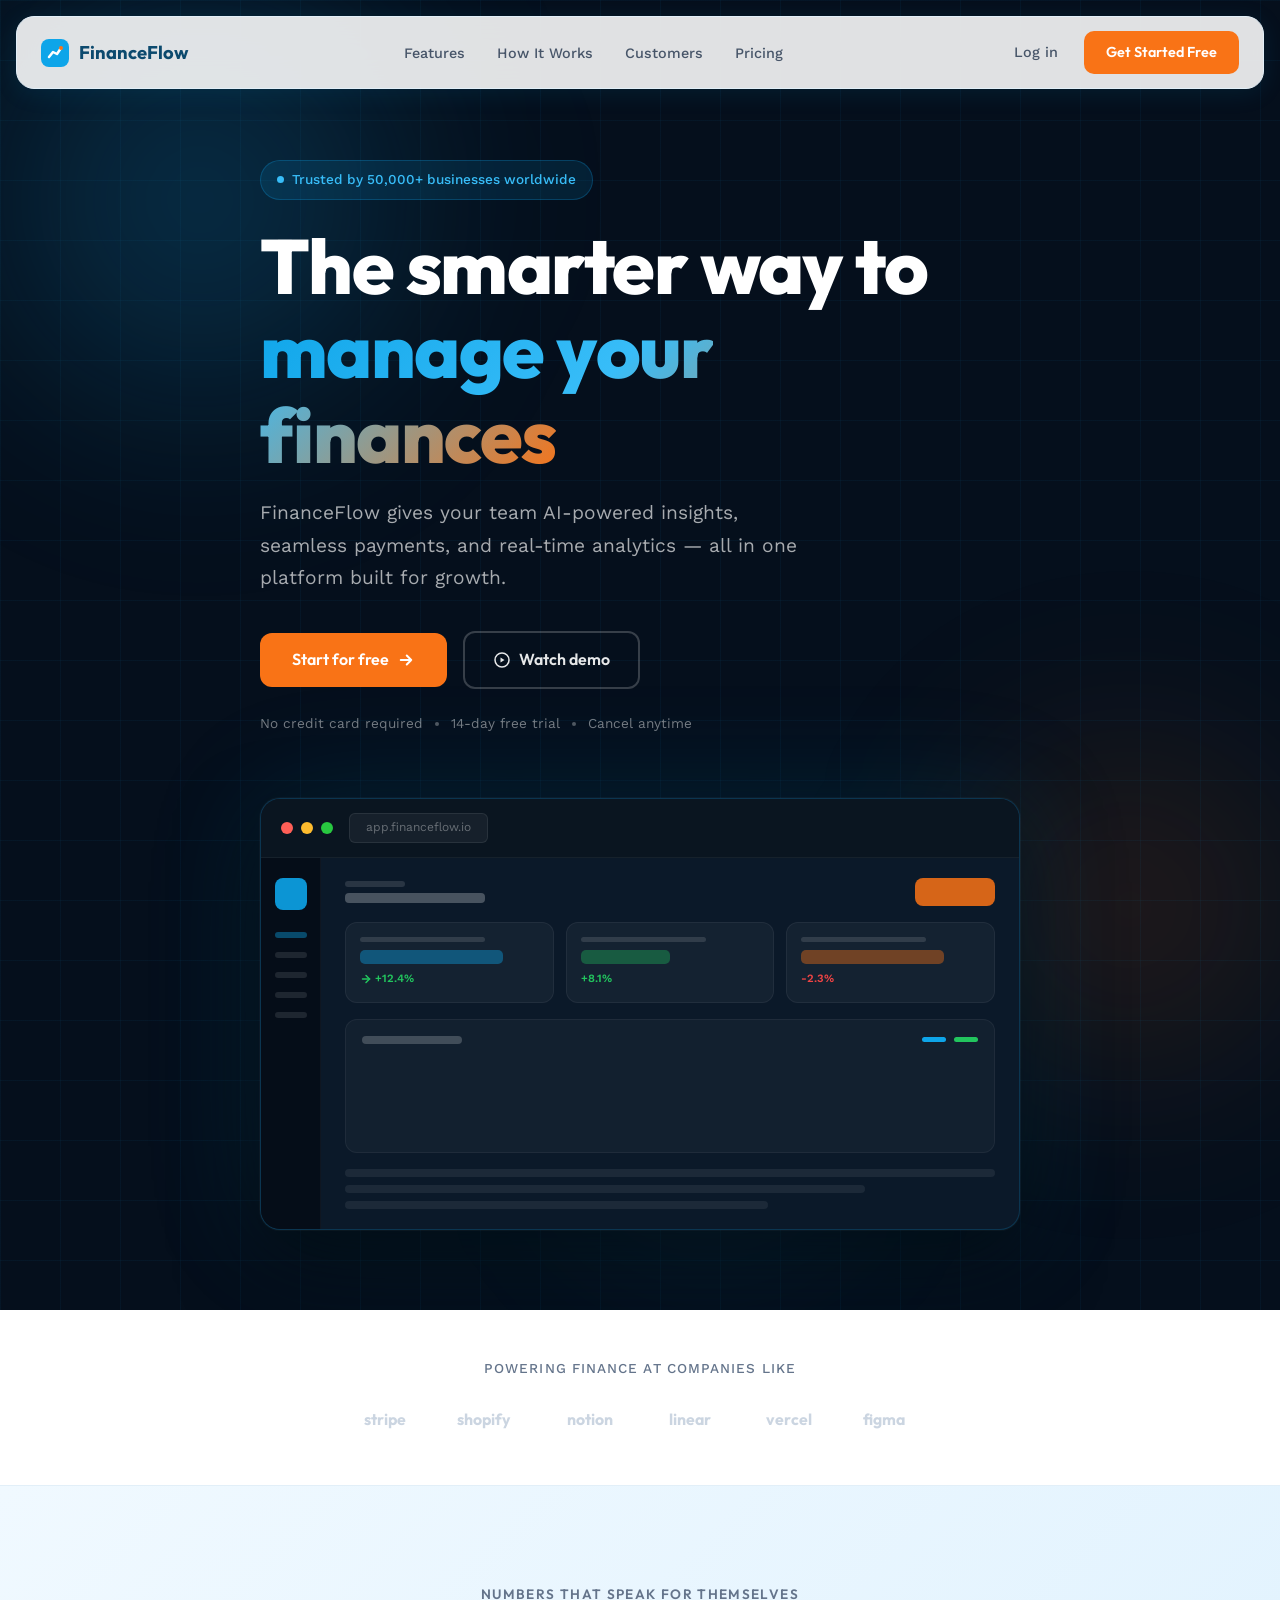
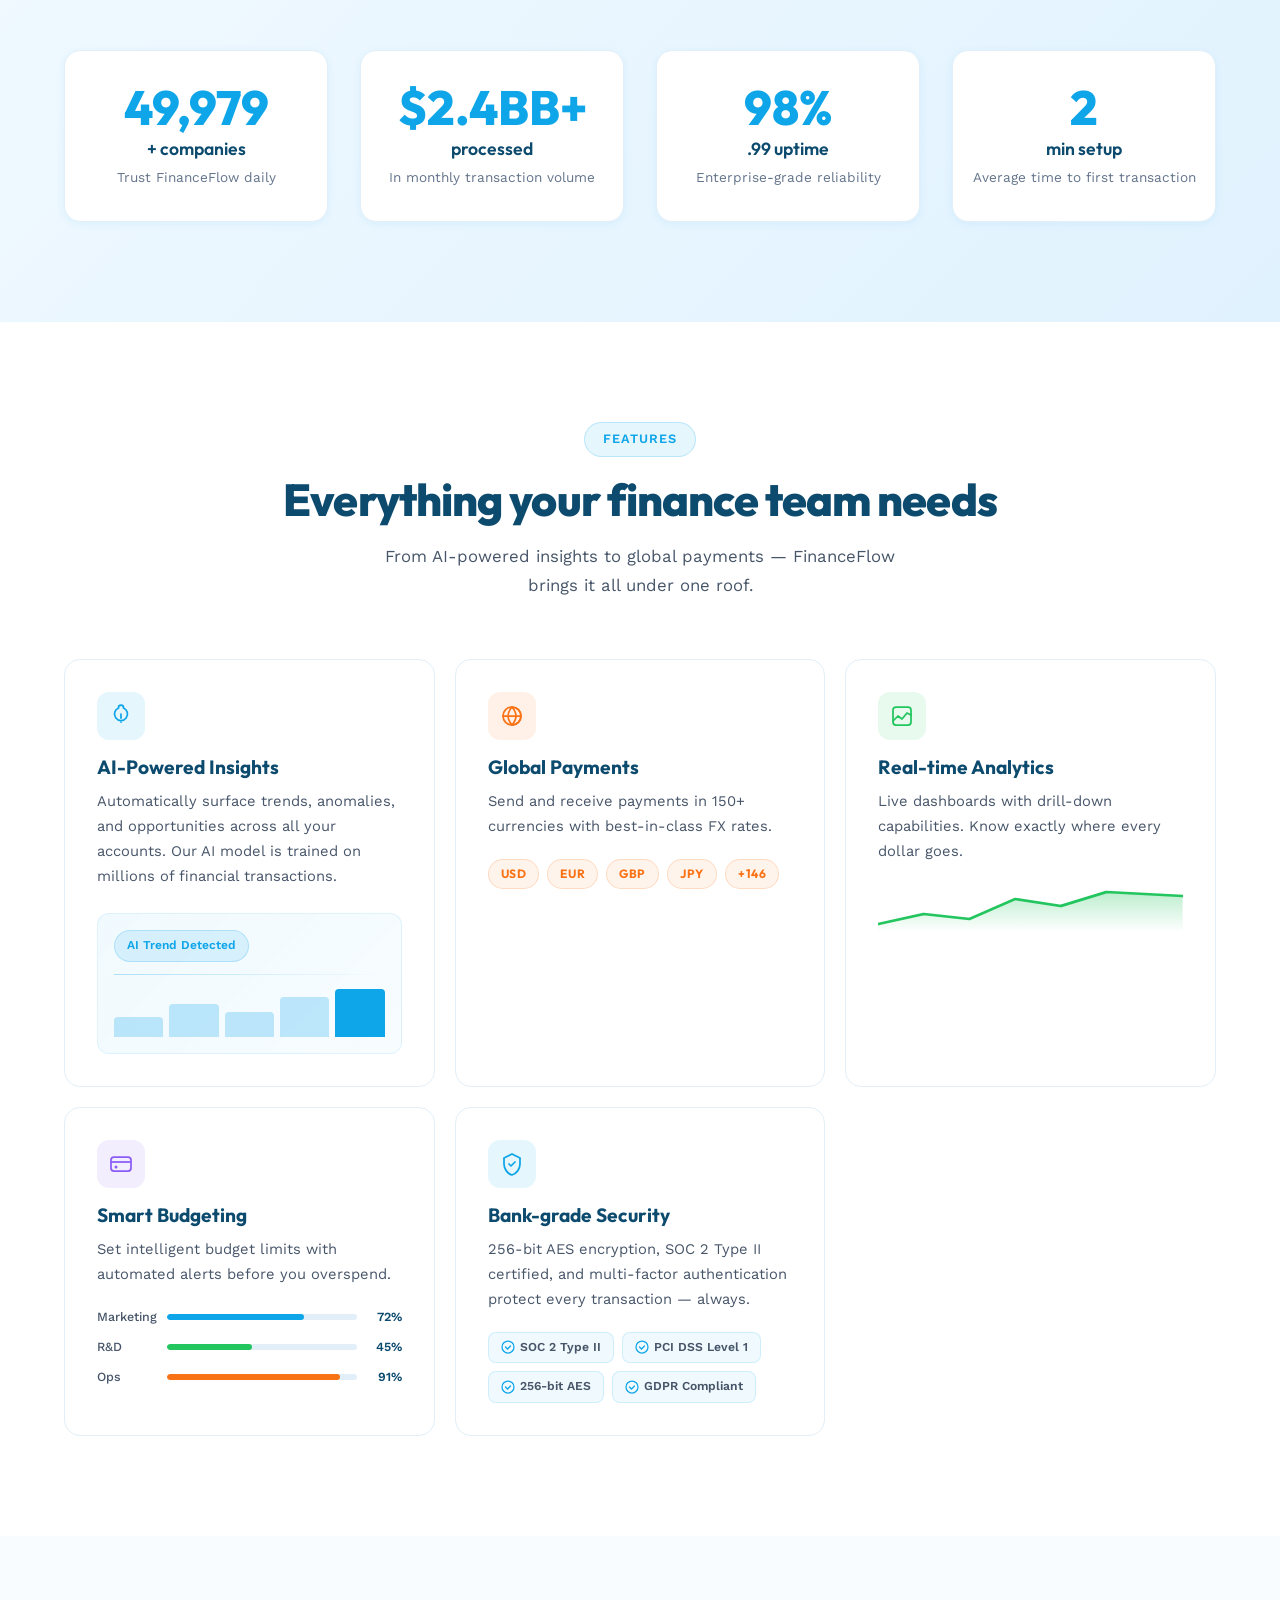
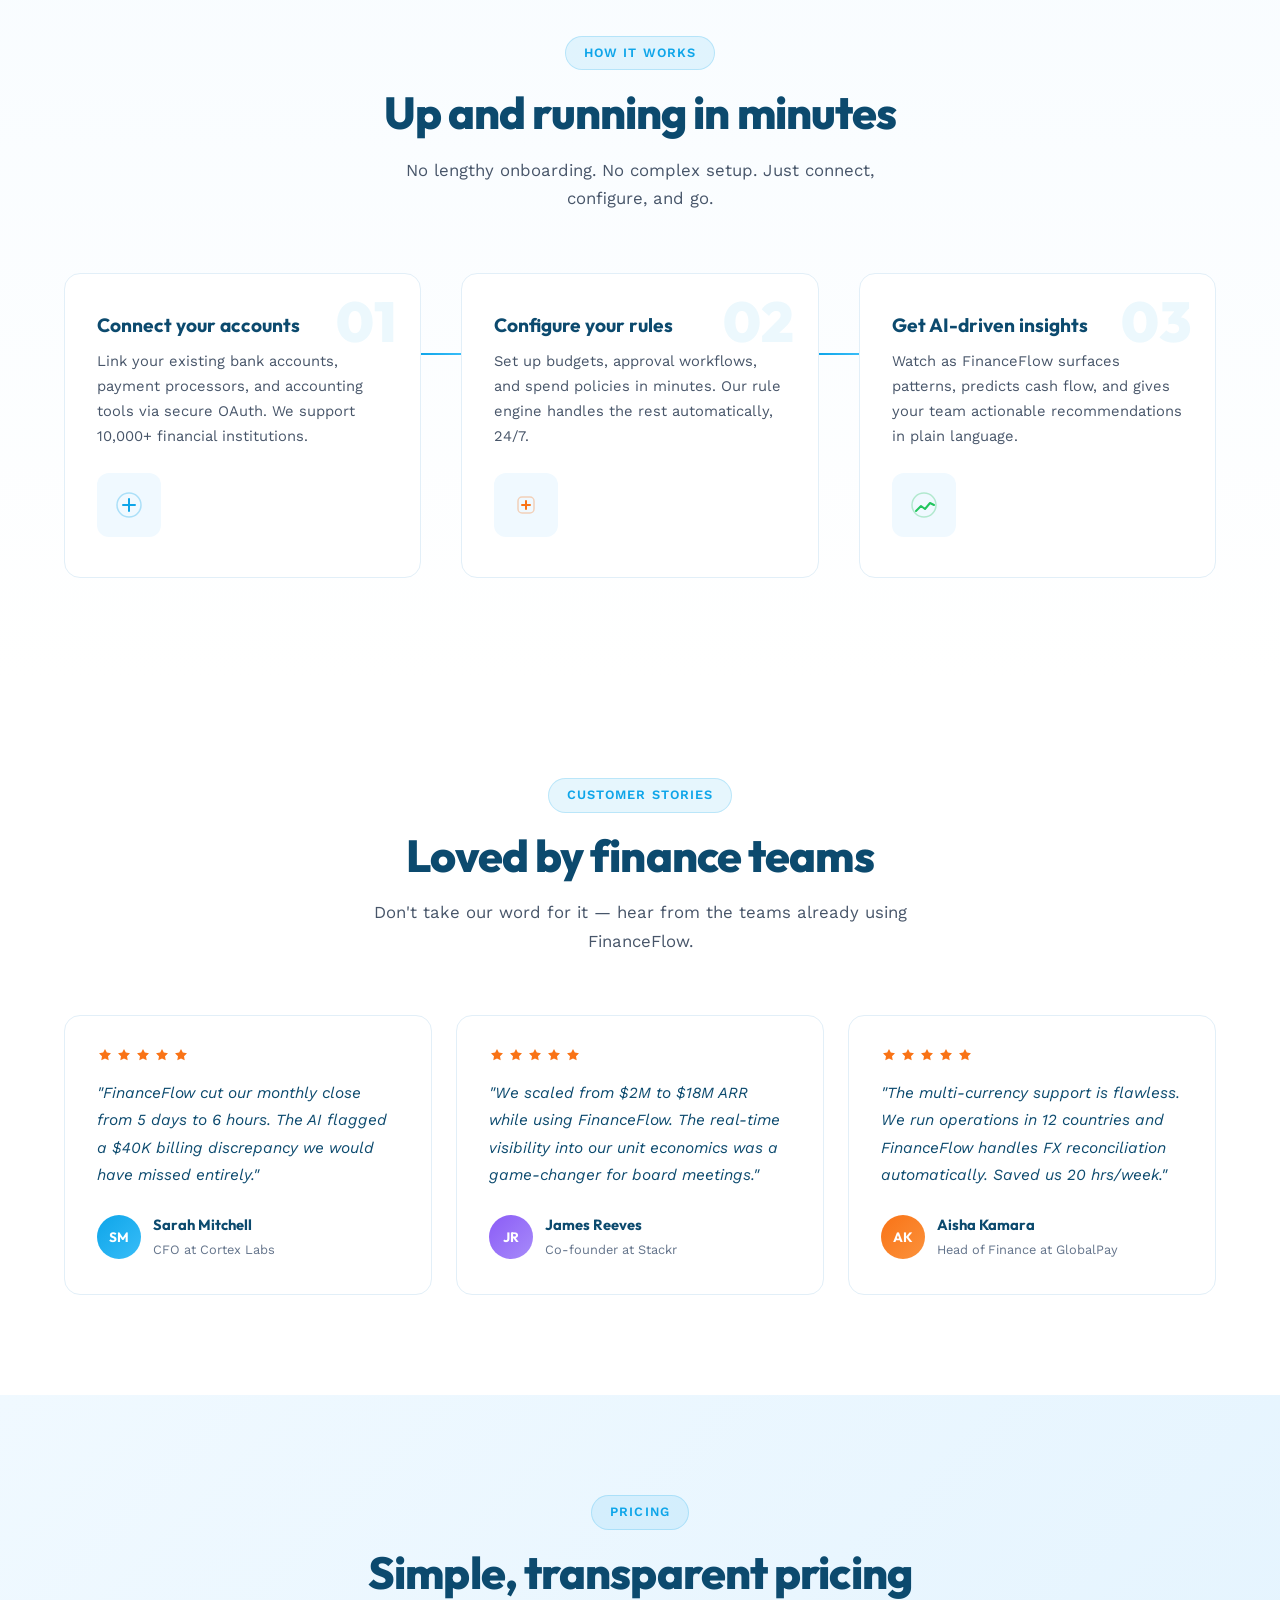
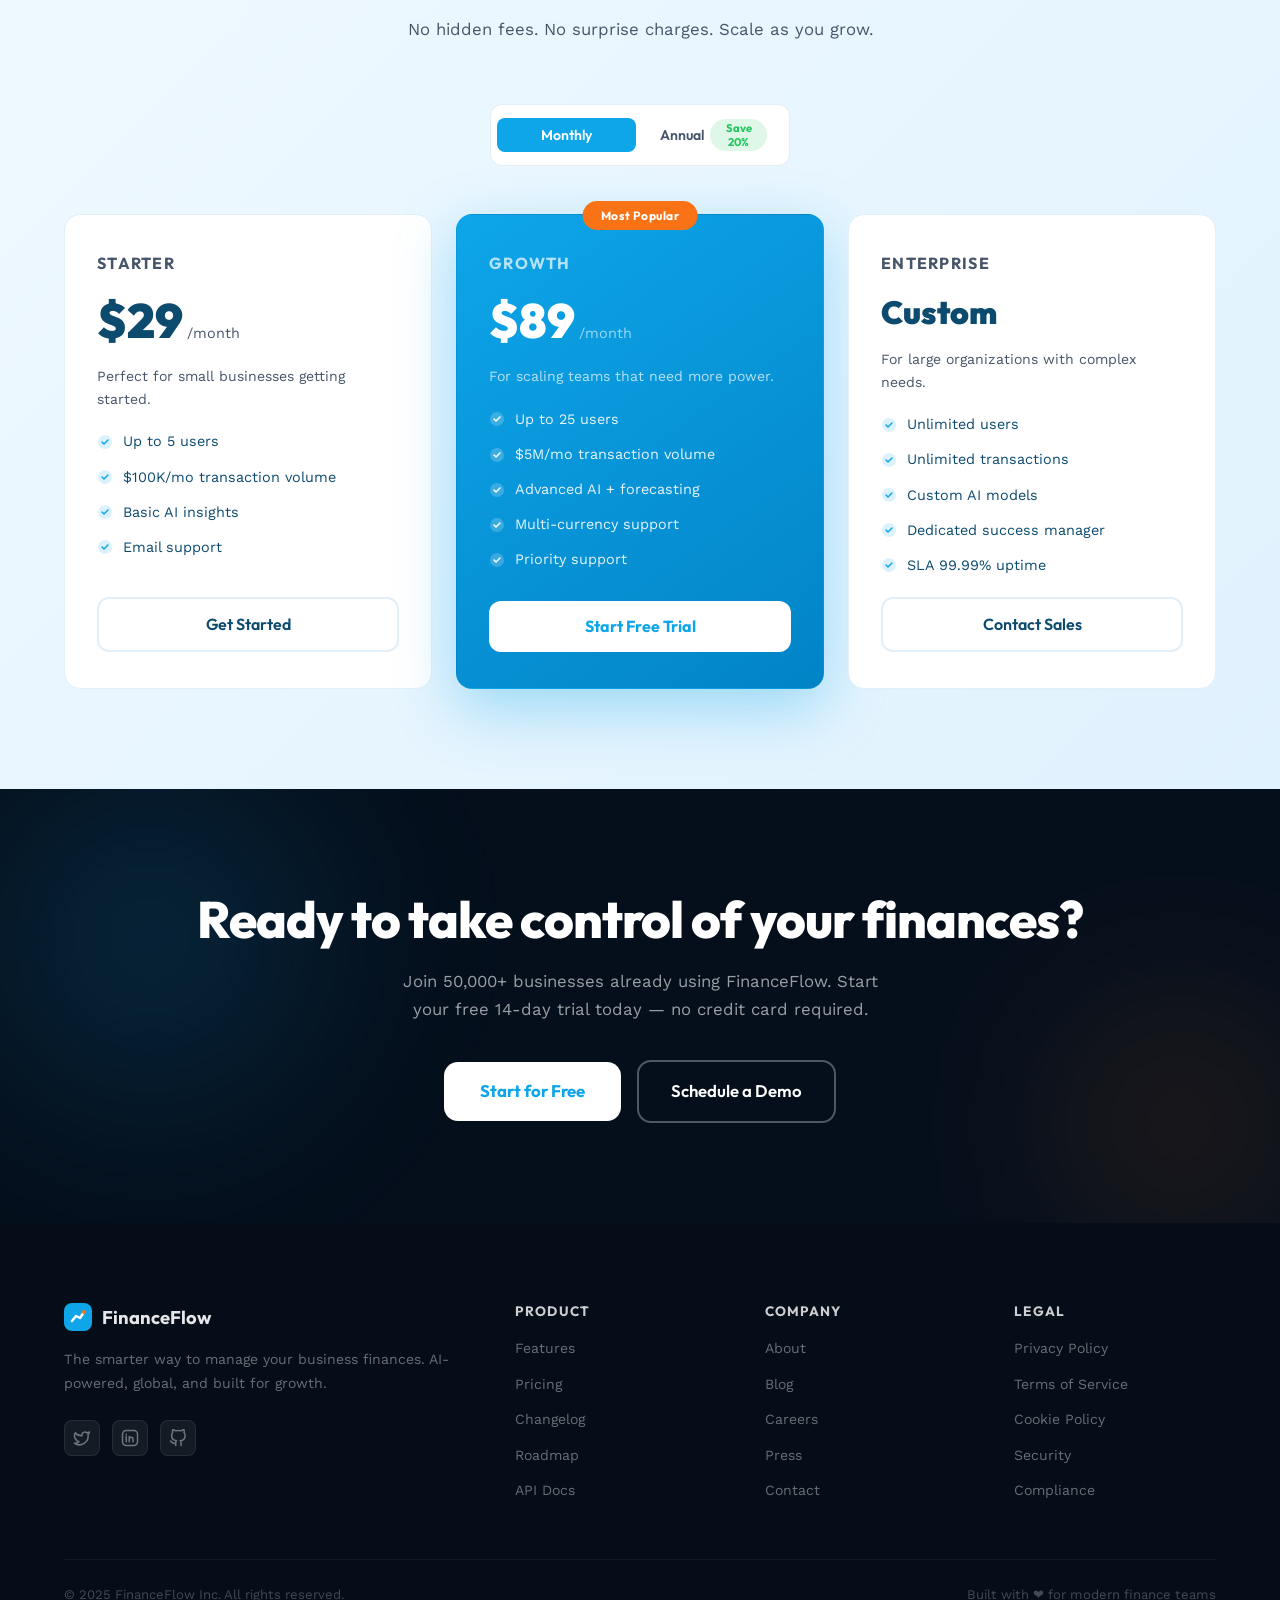
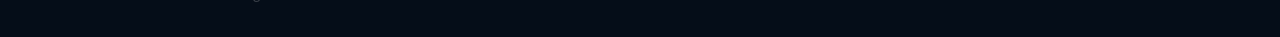
<file: index.html>
<!DOCTYPE html>
<html lang="en">
<head>
  <meta charset="UTF-8" />
  <meta name="viewport" content="width=device-width, initial-scale=1.0" />
  <title>FinanceFlow — Smart Money Management for Modern Businesses</title>
  <meta name="description" content="FinanceFlow helps modern businesses manage payments, track spending, and grow revenue with AI-powered financial insights. Join 50,000+ companies." />
  <link rel="preconnect" href="https://fonts.googleapis.com" />
  <link rel="preconnect" href="https://fonts.gstatic.com" crossorigin />
  <link href="https://fonts.googleapis.com/css2?family=Outfit:wght@300;400;500;600;700;800;900&family=Work+Sans:wght@300;400;500;600;700&display=swap" rel="stylesheet" />
  <link rel="stylesheet" href="style.css" />
</head>
<body>

  <!-- ===== NAVBAR ===== -->
  <nav class="navbar" id="navbar" role="navigation" aria-label="Main navigation">
    <div class="nav-inner">
      <a href="#" class="logo" aria-label="FinanceFlow home">
        <div class="logo-icon" aria-hidden="true">
          <svg width="28" height="28" viewBox="0 0 28 28" fill="none">
            <rect width="28" height="28" rx="8" fill="#0EA5E9"/>
            <path d="M8 18L12 13L16 15L20 9" stroke="white" stroke-width="2.5" stroke-linecap="round" stroke-linejoin="round"/>
            <circle cx="20" cy="9" r="2" fill="#F97316"/>
          </svg>
        </div>
        <span>FinanceFlow</span>
      </a>
      <ul class="nav-links" role="list">
        <li><a href="#features">Features</a></li>
        <li><a href="#how-it-works">How It Works</a></li>
        <li><a href="#testimonials">Customers</a></li>
        <li><a href="#pricing">Pricing</a></li>
      </ul>
      <div class="nav-cta">
        <a href="#" class="btn-ghost">Log in</a>
        <a href="#" class="btn-primary" id="nav-cta-btn">Get Started Free</a>
      </div>
      <button class="hamburger" id="hamburger" aria-label="Toggle menu" aria-expanded="false">
        <svg width="22" height="22" viewBox="0 0 22 22" fill="none" aria-hidden="true">
          <path d="M3 6h16M3 11h16M3 16h16" stroke="currentColor" stroke-width="2" stroke-linecap="round"/>
        </svg>
      </button>
    </div>
    <div class="mobile-menu" id="mobile-menu" role="menu" aria-hidden="true">
      <a href="#features" role="menuitem">Features</a>
      <a href="#how-it-works" role="menuitem">How It Works</a>
      <a href="#testimonials" role="menuitem">Customers</a>
      <a href="#pricing" role="menuitem">Pricing</a>
      <a href="#" class="btn-primary" role="menuitem">Get Started Free</a>
    </div>
  </nav>

  <!-- ===== HERO ===== -->
  <section class="hero" id="home" aria-labelledby="hero-heading">
    <div class="hero-bg" aria-hidden="true">
      <div class="orb orb-1"></div>
      <div class="orb orb-2"></div>
      <div class="orb orb-3"></div>
      <div class="grid-lines"></div>
    </div>
    <div class="container">
      <div class="hero-badge reveal">
        <div class="badge-dot" aria-hidden="true"></div>
        <span>Trusted by 50,000+ businesses worldwide</span>
      </div>
      <h1 class="hero-title reveal" id="hero-heading">
        The smarter way to<br />
        <span class="gradient-text">manage your finances</span>
      </h1>
      <p class="hero-sub reveal">
        FinanceFlow gives your team AI-powered insights, seamless payments, and real-time analytics — all in one platform built for growth.
      </p>
      <div class="hero-actions reveal">
        <a href="#" class="btn-primary btn-large" id="hero-cta-btn">
          Start for free
          <svg width="18" height="18" viewBox="0 0 18 18" fill="none" aria-hidden="true"><path d="M3.75 9h10.5M9.75 4.5L14.25 9l-4.5 4.5" stroke="currentColor" stroke-width="2" stroke-linecap="round" stroke-linejoin="round"/></svg>
        </a>
        <a href="#" class="btn-ghost-outline" id="hero-demo-btn">
          <svg width="18" height="18" viewBox="0 0 18 18" fill="none" aria-hidden="true"><circle cx="9" cy="9" r="7" stroke="currentColor" stroke-width="1.5"/><path d="M7.5 6.5l4 2.5-4 2.5V6.5z" fill="currentColor"/></svg>
          Watch demo
        </a>
      </div>
      <div class="hero-trust reveal">
        <span>No credit card required</span>
        <div class="dot" aria-hidden="true"></div>
        <span>14-day free trial</span>
        <div class="dot" aria-hidden="true"></div>
        <span>Cancel anytime</span>
      </div>

      <!-- Dashboard Mockup -->
      <div class="hero-mockup reveal" role="img" aria-label="FinanceFlow dashboard preview">
        <div class="mockup-bar" aria-hidden="true">
          <span class="dot-red"></span>
          <span class="dot-yellow"></span>
          <span class="dot-green"></span>
          <div class="mockup-url">app.financeflow.io</div>
        </div>
        <div class="mockup-body" aria-hidden="true">
          <div class="mockup-sidebar">
            <div class="sidebar-logo-sm"></div>
            <div class="sidebar-item active"></div>
            <div class="sidebar-item"></div>
            <div class="sidebar-item"></div>
            <div class="sidebar-item"></div>
            <div class="sidebar-item"></div>
          </div>
          <div class="mockup-main">
            <div class="mockup-header-row">
              <div class="mockup-title-block">
                <div class="m-label"></div>
                <div class="m-title"></div>
              </div>
              <div class="mockup-btn-sm"></div>
            </div>
            <div class="mockup-stats">
              <div class="stat-card sc-blue">
                <div class="sc-label"></div>
                <div class="sc-value"></div>
                <div class="sc-change up">
                  <svg width="12" height="12" viewBox="0 0 12 12" fill="none"><path d="M6 2.5L9.5 6 6 9.5" stroke="#22c55e" stroke-width="1.5" stroke-linecap="round"/><path d="M9.5 6H2.5" stroke="#22c55e" stroke-width="1.5" stroke-linecap="round"/></svg>
                  +12.4%
                </div>
              </div>
              <div class="stat-card sc-green">
                <div class="sc-label"></div>
                <div class="sc-value short"></div>
                <div class="sc-change up">+8.1%</div>
              </div>
              <div class="stat-card sc-orange">
                <div class="sc-label"></div>
                <div class="sc-value"></div>
                <div class="sc-change down">-2.3%</div>
              </div>
            </div>
            <div class="mockup-chart-area">
              <div class="chart-header-row">
                <div class="chart-title-block"></div>
                <div class="chart-legend">
                  <div class="leg-item blue"></div>
                  <div class="leg-item green"></div>
                </div>
              </div>
              <div class="chart-bars">
                <div class="bar-group"><div class="bar-fill blue" style="height:55%"></div><div class="bar-fill green" style="height:38%"></div></div>
                <div class="bar-group"><div class="bar-fill blue" style="height:70%"></div><div class="bar-fill green" style="height:55%"></div></div>
                <div class="bar-group"><div class="bar-fill blue" style="height:48%"></div><div class="bar-fill green" style="height:42%"></div></div>
                <div class="bar-group"><div class="bar-fill blue" style="height:82%"></div><div class="bar-fill green" style="height:65%"></div></div>
                <div class="bar-group"><div class="bar-fill blue" style="height:60%"></div><div class="bar-fill green" style="height:50%"></div></div>
                <div class="bar-group"><div class="bar-fill blue" style="height:90%"></div><div class="bar-fill green" style="height:72%"></div></div>
                <div class="bar-group"><div class="bar-fill blue active" style="height:75%"></div><div class="bar-fill green" style="height:58%"></div></div>
              </div>
            </div>
            <div class="mockup-transactions">
              <div class="tx-row"></div>
              <div class="tx-row"></div>
              <div class="tx-row"></div>
            </div>
          </div>
        </div>
      </div>
    </div>
  </section>

  <!-- ===== LOGOS ===== -->
  <section class="logos-section" aria-label="Companies using FinanceFlow">
    <div class="container">
      <p class="logos-label">Powering finance at companies like</p>
      <div class="logos-track" role="list">
        <div class="logo-item" role="listitem" aria-label="Stripe">
          <svg height="22" viewBox="0 0 60 25" fill="none" aria-hidden="true"><text x="0" y="20" font-family="Outfit" font-size="18" font-weight="700" fill="currentColor">stripe</text></svg>
        </div>
        <div class="logo-item" role="listitem" aria-label="Shopify">
          <svg height="22" viewBox="0 0 80 25" fill="none" aria-hidden="true"><text x="0" y="20" font-family="Outfit" font-size="18" font-weight="700" fill="currentColor">shopify</text></svg>
        </div>
        <div class="logo-item" role="listitem" aria-label="Notion">
          <svg height="22" viewBox="0 0 70 25" fill="none" aria-hidden="true"><text x="0" y="20" font-family="Outfit" font-size="18" font-weight="700" fill="currentColor">notion</text></svg>
        </div>
        <div class="logo-item" role="listitem" aria-label="Linear">
          <svg height="22" viewBox="0 0 65 25" fill="none" aria-hidden="true"><text x="0" y="20" font-family="Outfit" font-size="18" font-weight="700" fill="currentColor">linear</text></svg>
        </div>
        <div class="logo-item" role="listitem" aria-label="Vercel">
          <svg height="22" viewBox="0 0 65 25" fill="none" aria-hidden="true"><text x="0" y="20" font-family="Outfit" font-size="18" font-weight="700" fill="currentColor">vercel</text></svg>
        </div>
        <div class="logo-item" role="listitem" aria-label="Figma">
          <svg height="22" viewBox="0 0 60 25" fill="none" aria-hidden="true"><text x="0" y="20" font-family="Outfit" font-size="18" font-weight="700" fill="currentColor">figma</text></svg>
        </div>
      </div>
    </div>
  </section>

  <!-- ===== STATS ===== -->
  <section class="stats-section" aria-labelledby="stats-heading">
    <div class="container">
      <h2 class="section-label reveal" id="stats-heading">Numbers that speak for themselves</h2>
      <div class="stats-grid" role="list">
        <div class="stat-item reveal" role="listitem">
          <div class="stat-number" data-target="50000" id="stat-companies">0</div>
          <div class="stat-suffix">+ companies</div>
          <p class="stat-desc">Trust FinanceFlow daily</p>
        </div>
        <div class="stat-item reveal" role="listitem">
          <div class="stat-number" data-target="2400000000" data-prefix="$" data-suffix-text="B+" id="stat-volume">$0</div>
          <div class="stat-suffix">processed</div>
          <p class="stat-desc">In monthly transaction volume</p>
        </div>
        <div class="stat-item reveal" role="listitem">
          <div class="stat-number" data-target="99" data-suffix-text="%" id="stat-uptime">0%</div>
          <div class="stat-suffix">.99 uptime</div>
          <p class="stat-desc">Enterprise-grade reliability</p>
        </div>
        <div class="stat-item reveal" role="listitem">
          <div class="stat-number" data-target="3" id="stat-setup">0</div>
          <div class="stat-suffix">min setup</div>
          <p class="stat-desc">Average time to first transaction</p>
        </div>
      </div>
    </div>
  </section>

  <!-- ===== FEATURES ===== -->
  <section class="features-section" id="features" aria-labelledby="features-heading">
    <div class="container">
      <div class="section-header reveal">
        <span class="section-chip">Features</span>
        <h2 class="section-title" id="features-heading">Everything your finance team needs</h2>
        <p class="section-desc">From AI-powered insights to global payments — FinanceFlow brings it all under one roof.</p>
      </div>
      <div class="features-grid">

        <div class="feature-card feature-large reveal" aria-label="AI-Powered Insights feature">
          <div class="feature-card-inner">
            <div class="feature-icon-wrap blue" aria-hidden="true">
              <svg width="24" height="24" viewBox="0 0 24 24" fill="none"><path d="M9.5 3.5a1 1 0 0 1 5 0v.5a6.5 6.5 0 1 1-5 0v-.5Z" stroke="#0EA5E9" stroke-width="1.75" stroke-linecap="round"/><path d="M12 10v4m0 4h.01" stroke="#0EA5E9" stroke-width="1.75" stroke-linecap="round"/></svg>
            </div>
            <h3>AI-Powered Insights</h3>
            <p>Automatically surface trends, anomalies, and opportunities across all your accounts. Our AI model is trained on millions of financial transactions.</p>
            <div class="feature-visual" aria-hidden="true">
              <div class="ai-chip">AI Trend Detected</div>
              <div class="ai-line"></div>
              <div class="ai-graph">
                <div class="ai-bar" style="height:40%"></div>
                <div class="ai-bar" style="height:65%"></div>
                <div class="ai-bar" style="height:50%"></div>
                <div class="ai-bar" style="height:80%"></div>
                <div class="ai-bar highlight" style="height:95%"></div>
              </div>
            </div>
          </div>
        </div>

        <div class="feature-card reveal" aria-label="Global Payments feature">
          <div class="feature-icon-wrap orange" aria-hidden="true">
            <svg width="24" height="24" viewBox="0 0 24 24" fill="none"><circle cx="12" cy="12" r="9" stroke="#F97316" stroke-width="1.75"/><path d="M12 3a9 9 0 0 1 0 18M3 12h18" stroke="#F97316" stroke-width="1.75" stroke-linecap="round"/><path d="M12 3c-2.5 3-4 5.5-4 9s1.5 6 4 9M12 3c2.5 3 4 5.5 4 9s-1.5 6-4 9" stroke="#F97316" stroke-width="1.75" stroke-linecap="round"/></svg>
          </div>
          <h3>Global Payments</h3>
          <p>Send and receive payments in 150+ currencies with best-in-class FX rates.</p>
          <div class="currency-pills" aria-hidden="true">
            <span class="pill">USD</span><span class="pill">EUR</span><span class="pill">GBP</span><span class="pill">JPY</span><span class="pill">+146</span>
          </div>
        </div>

        <div class="feature-card reveal" aria-label="Real-time Analytics feature">
          <div class="feature-icon-wrap green" aria-hidden="true">
            <svg width="24" height="24" viewBox="0 0 24 24" fill="none"><path d="M3 17l5-5 4 3 5-6 4 2" stroke="#22c55e" stroke-width="1.75" stroke-linecap="round" stroke-linejoin="round"/><rect x="3" y="3" width="18" height="18" rx="3" stroke="#22c55e" stroke-width="1.75"/></svg>
          </div>
          <h3>Real-time Analytics</h3>
          <p>Live dashboards with drill-down capabilities. Know exactly where every dollar goes.</p>
          <div class="sparkline" aria-hidden="true">
            <svg width="100%" height="48" viewBox="0 0 200 48" preserveAspectRatio="none">
              <polyline points="0,40 30,30 60,35 90,15 120,22 150,8 200,12" fill="none" stroke="#22c55e" stroke-width="2.5" stroke-linecap="round" stroke-linejoin="round"/>
              <polyline points="0,40 30,30 60,35 90,15 120,22 150,8 200,12 200,48 0,48" fill="url(#spark-grad)" opacity="0.3"/>
              <defs><linearGradient id="spark-grad" x1="0" y1="0" x2="0" y2="1"><stop offset="0%" stop-color="#22c55e"/><stop offset="100%" stop-color="#22c55e" stop-opacity="0"/></linearGradient></defs>
            </svg>
          </div>
        </div>

        <div class="feature-card reveal" aria-label="Smart Budgeting feature">
          <div class="feature-icon-wrap purple" aria-hidden="true">
            <svg width="24" height="24" viewBox="0 0 24 24" fill="none"><rect x="2" y="5" width="20" height="14" rx="3" stroke="#8b5cf6" stroke-width="1.75"/><path d="M2 10h20" stroke="#8b5cf6" stroke-width="1.75"/><circle cx="7" cy="15" r="1.5" fill="#8b5cf6"/></svg>
          </div>
          <h3>Smart Budgeting</h3>
          <p>Set intelligent budget limits with automated alerts before you overspend.</p>
          <div class="budget-bars" aria-hidden="true">
            <div class="budget-row"><span>Marketing</span><div class="budget-track"><div class="budget-fill blue" style="width:72%"></div></div><span>72%</span></div>
            <div class="budget-row"><span>R&amp;D</span><div class="budget-track"><div class="budget-fill green" style="width:45%"></div></div><span>45%</span></div>
            <div class="budget-row"><span>Ops</span><div class="budget-track"><div class="budget-fill orange" style="width:91%"></div></div><span>91%</span></div>
          </div>
        </div>

        <div class="feature-card feature-large reveal" aria-label="Bank-grade Security feature">
          <div class="feature-card-inner">
            <div class="feature-icon-wrap blue" aria-hidden="true">
              <svg width="24" height="24" viewBox="0 0 24 24" fill="none"><path d="M12 2L4 6v6c0 5 3.5 9.7 8 11 4.5-1.3 8-6 8-11V6L12 2z" stroke="#0EA5E9" stroke-width="1.75" stroke-linejoin="round"/><path d="M9 12l2 2 4-4" stroke="#0EA5E9" stroke-width="1.75" stroke-linecap="round" stroke-linejoin="round"/></svg>
            </div>
            <h3>Bank-grade Security</h3>
            <p>256-bit AES encryption, SOC 2 Type II certified, and multi-factor authentication protect every transaction — always.</p>
            <div class="security-badges" aria-label="Security certifications" role="list">
              <div class="security-badge" role="listitem">
                <svg width="14" height="14" viewBox="0 0 14 14" fill="none" aria-hidden="true"><circle cx="7" cy="7" r="6" stroke="#0EA5E9" stroke-width="1.25"/><path d="M4.5 7l2 2 3-3" stroke="#0EA5E9" stroke-width="1.25" stroke-linecap="round"/></svg>
                SOC 2 Type II
              </div>
              <div class="security-badge" role="listitem">
                <svg width="14" height="14" viewBox="0 0 14 14" fill="none" aria-hidden="true"><circle cx="7" cy="7" r="6" stroke="#0EA5E9" stroke-width="1.25"/><path d="M4.5 7l2 2 3-3" stroke="#0EA5E9" stroke-width="1.25" stroke-linecap="round"/></svg>
                PCI DSS Level 1
              </div>
              <div class="security-badge" role="listitem">
                <svg width="14" height="14" viewBox="0 0 14 14" fill="none" aria-hidden="true"><circle cx="7" cy="7" r="6" stroke="#0EA5E9" stroke-width="1.25"/><path d="M4.5 7l2 2 3-3" stroke="#0EA5E9" stroke-width="1.25" stroke-linecap="round"/></svg>
                256-bit AES
              </div>
              <div class="security-badge" role="listitem">
                <svg width="14" height="14" viewBox="0 0 14 14" fill="none" aria-hidden="true"><circle cx="7" cy="7" r="6" stroke="#0EA5E9" stroke-width="1.25"/><path d="M4.5 7l2 2 3-3" stroke="#0EA5E9" stroke-width="1.25" stroke-linecap="round"/></svg>
                GDPR Compliant
              </div>
            </div>
          </div>
        </div>

      </div>
    </div>
  </section>

  <!-- ===== HOW IT WORKS ===== -->
  <section class="how-section" id="how-it-works" aria-labelledby="how-heading">
    <div class="container">
      <div class="section-header reveal">
        <span class="section-chip">How It Works</span>
        <h2 class="section-title" id="how-heading">Up and running in minutes</h2>
        <p class="section-desc">No lengthy onboarding. No complex setup. Just connect, configure, and go.</p>
      </div>
      <div class="steps-wrapper" role="list">
        <div class="step reveal" role="listitem">
          <div class="step-number" aria-hidden="true">01</div>
          <div class="step-content">
            <h3>Connect your accounts</h3>
            <p>Link your existing bank accounts, payment processors, and accounting tools via secure OAuth. We support 10,000+ financial institutions.</p>
          </div>
          <div class="step-icon" aria-hidden="true">
            <svg width="32" height="32" viewBox="0 0 32 32" fill="none"><path d="M10 16h12M16 10v12" stroke="#0EA5E9" stroke-width="2" stroke-linecap="round"/><circle cx="16" cy="16" r="12" stroke="#0EA5E9" stroke-width="1.5" opacity="0.3"/></svg>
          </div>
        </div>
        <div class="step-connector" aria-hidden="true"></div>
        <div class="step reveal" role="listitem">
          <div class="step-number" aria-hidden="true">02</div>
          <div class="step-content">
            <h3>Configure your rules</h3>
            <p>Set up budgets, approval workflows, and spend policies in minutes. Our rule engine handles the rest automatically, 24/7.</p>
          </div>
          <div class="step-icon" aria-hidden="true">
            <svg width="32" height="32" viewBox="0 0 32 32" fill="none"><rect x="8" y="8" width="16" height="16" rx="4" stroke="#F97316" stroke-width="1.5" opacity="0.3"/><path d="M12 16h8M16 12v8" stroke="#F97316" stroke-width="2" stroke-linecap="round"/></svg>
          </div>
        </div>
        <div class="step-connector" aria-hidden="true"></div>
        <div class="step reveal" role="listitem">
          <div class="step-number" aria-hidden="true">03</div>
          <div class="step-content">
            <h3>Get AI-driven insights</h3>
            <p>Watch as FinanceFlow surfaces patterns, predicts cash flow, and gives your team actionable recommendations in plain language.</p>
          </div>
          <div class="step-icon" aria-hidden="true">
            <svg width="32" height="32" viewBox="0 0 32 32" fill="none"><path d="M8 22l5-5 4 3 5-6 4 2" stroke="#22c55e" stroke-width="2" stroke-linecap="round" stroke-linejoin="round"/><circle cx="16" cy="16" r="12" stroke="#22c55e" stroke-width="1.5" opacity="0.3"/></svg>
          </div>
        </div>
      </div>
    </div>
  </section>

  <!-- ===== TESTIMONIALS ===== -->
  <section class="testimonials-section" id="testimonials" aria-labelledby="testimonials-heading">
    <div class="container">
      <div class="section-header reveal">
        <span class="section-chip">Customer Stories</span>
        <h2 class="section-title" id="testimonials-heading">Loved by finance teams</h2>
        <p class="section-desc">Don't take our word for it — hear from the teams already using FinanceFlow.</p>
      </div>
      <div class="testimonials-grid" role="list">

        <div class="testimonial-card reveal" role="listitem">
          <div class="stars" aria-label="5 out of 5 stars" role="img">
            <svg width="16" height="16" viewBox="0 0 16 16" fill="#F97316" aria-hidden="true"><path d="M8 1l1.8 3.6L14 5.3l-3 2.9.7 4.1L8 10.4l-3.7 1.9.7-4.1L2 5.3l4.2-.7L8 1z"/></svg>
            <svg width="16" height="16" viewBox="0 0 16 16" fill="#F97316" aria-hidden="true"><path d="M8 1l1.8 3.6L14 5.3l-3 2.9.7 4.1L8 10.4l-3.7 1.9.7-4.1L2 5.3l4.2-.7L8 1z"/></svg>
            <svg width="16" height="16" viewBox="0 0 16 16" fill="#F97316" aria-hidden="true"><path d="M8 1l1.8 3.6L14 5.3l-3 2.9.7 4.1L8 10.4l-3.7 1.9.7-4.1L2 5.3l4.2-.7L8 1z"/></svg>
            <svg width="16" height="16" viewBox="0 0 16 16" fill="#F97316" aria-hidden="true"><path d="M8 1l1.8 3.6L14 5.3l-3 2.9.7 4.1L8 10.4l-3.7 1.9.7-4.1L2 5.3l4.2-.7L8 1z"/></svg>
            <svg width="16" height="16" viewBox="0 0 16 16" fill="#F97316" aria-hidden="true"><path d="M8 1l1.8 3.6L14 5.3l-3 2.9.7 4.1L8 10.4l-3.7 1.9.7-4.1L2 5.3l4.2-.7L8 1z"/></svg>
          </div>
          <blockquote>
            <p>"FinanceFlow cut our monthly close from 5 days to 6 hours. The AI flagged a $40K billing discrepancy we would have missed entirely."</p>
          </blockquote>
          <div class="testimonial-author">
            <div class="avatar avatar-sarah" aria-hidden="true">SM</div>
            <div>
              <strong>Sarah Mitchell</strong>
              <span>CFO at Cortex Labs</span>
            </div>
          </div>
        </div>

        <div class="testimonial-card reveal" role="listitem">
          <div class="stars" aria-label="5 out of 5 stars" role="img">
            <svg width="16" height="16" viewBox="0 0 16 16" fill="#F97316" aria-hidden="true"><path d="M8 1l1.8 3.6L14 5.3l-3 2.9.7 4.1L8 10.4l-3.7 1.9.7-4.1L2 5.3l4.2-.7L8 1z"/></svg>
            <svg width="16" height="16" viewBox="0 0 16 16" fill="#F97316" aria-hidden="true"><path d="M8 1l1.8 3.6L14 5.3l-3 2.9.7 4.1L8 10.4l-3.7 1.9.7-4.1L2 5.3l4.2-.7L8 1z"/></svg>
            <svg width="16" height="16" viewBox="0 0 16 16" fill="#F97316" aria-hidden="true"><path d="M8 1l1.8 3.6L14 5.3l-3 2.9.7 4.1L8 10.4l-3.7 1.9.7-4.1L2 5.3l4.2-.7L8 1z"/></svg>
            <svg width="16" height="16" viewBox="0 0 16 16" fill="#F97316" aria-hidden="true"><path d="M8 1l1.8 3.6L14 5.3l-3 2.9.7 4.1L8 10.4l-3.7 1.9.7-4.1L2 5.3l4.2-.7L8 1z"/></svg>
            <svg width="16" height="16" viewBox="0 0 16 16" fill="#F97316" aria-hidden="true"><path d="M8 1l1.8 3.6L14 5.3l-3 2.9.7 4.1L8 10.4l-3.7 1.9.7-4.1L2 5.3l4.2-.7L8 1z"/></svg>
          </div>
          <blockquote>
            <p>"We scaled from $2M to $18M ARR while using FinanceFlow. The real-time visibility into our unit economics was a game-changer for board meetings."</p>
          </blockquote>
          <div class="testimonial-author">
            <div class="avatar avatar-james" aria-hidden="true">JR</div>
            <div>
              <strong>James Reeves</strong>
              <span>Co-founder at Stackr</span>
            </div>
          </div>
        </div>

        <div class="testimonial-card reveal" role="listitem">
          <div class="stars" aria-label="5 out of 5 stars" role="img">
            <svg width="16" height="16" viewBox="0 0 16 16" fill="#F97316" aria-hidden="true"><path d="M8 1l1.8 3.6L14 5.3l-3 2.9.7 4.1L8 10.4l-3.7 1.9.7-4.1L2 5.3l4.2-.7L8 1z"/></svg>
            <svg width="16" height="16" viewBox="0 0 16 16" fill="#F97316" aria-hidden="true"><path d="M8 1l1.8 3.6L14 5.3l-3 2.9.7 4.1L8 10.4l-3.7 1.9.7-4.1L2 5.3l4.2-.7L8 1z"/></svg>
            <svg width="16" height="16" viewBox="0 0 16 16" fill="#F97316" aria-hidden="true"><path d="M8 1l1.8 3.6L14 5.3l-3 2.9.7 4.1L8 10.4l-3.7 1.9.7-4.1L2 5.3l4.2-.7L8 1z"/></svg>
            <svg width="16" height="16" viewBox="0 0 16 16" fill="#F97316" aria-hidden="true"><path d="M8 1l1.8 3.6L14 5.3l-3 2.9.7 4.1L8 10.4l-3.7 1.9.7-4.1L2 5.3l4.2-.7L8 1z"/></svg>
            <svg width="16" height="16" viewBox="0 0 16 16" fill="#F97316" aria-hidden="true"><path d="M8 1l1.8 3.6L14 5.3l-3 2.9.7 4.1L8 10.4l-3.7 1.9.7-4.1L2 5.3l4.2-.7L8 1z"/></svg>
          </div>
          <blockquote>
            <p>"The multi-currency support is flawless. We run operations in 12 countries and FinanceFlow handles FX reconciliation automatically. Saved us 20 hrs/week."</p>
          </blockquote>
          <div class="testimonial-author">
            <div class="avatar avatar-aisha" aria-hidden="true">AK</div>
            <div>
              <strong>Aisha Kamara</strong>
              <span>Head of Finance at GlobalPay</span>
            </div>
          </div>
        </div>

      </div>
    </div>
  </section>

  <!-- ===== PRICING ===== -->
  <section class="pricing-section" id="pricing" aria-labelledby="pricing-heading">
    <div class="container">
      <div class="section-header reveal">
        <span class="section-chip">Pricing</span>
        <h2 class="section-title" id="pricing-heading">Simple, transparent pricing</h2>
        <p class="section-desc">No hidden fees. No surprise charges. Scale as you grow.</p>
      </div>
      <div class="pricing-toggle reveal" role="group" aria-label="Billing period">
        <button class="toggle-btn active" id="toggle-monthly" aria-pressed="true">Monthly</button>
        <button class="toggle-btn" id="toggle-annual" aria-pressed="false">
          Annual
          <span class="save-badge">Save 20%</span>
        </button>
      </div>
      <div class="pricing-grid" role="list">

        <div class="pricing-card reveal" role="listitem">
          <div class="plan-name">Starter</div>
          <div class="plan-price">
            <span class="price-amount" data-monthly="29" data-annual="23">$29</span>
            <span class="price-period">/month</span>
          </div>
          <p class="plan-tagline">Perfect for small businesses getting started.</p>
          <ul class="plan-features" aria-label="Starter plan features">
            <li>
              <svg width="16" height="16" viewBox="0 0 16 16" fill="none" aria-hidden="true"><circle cx="8" cy="8" r="7" fill="#0EA5E9" opacity="0.15"/><path d="M5 8l2 2 4-4" stroke="#0EA5E9" stroke-width="1.5" stroke-linecap="round"/></svg>
              Up to 5 users
            </li>
            <li>
              <svg width="16" height="16" viewBox="0 0 16 16" fill="none" aria-hidden="true"><circle cx="8" cy="8" r="7" fill="#0EA5E9" opacity="0.15"/><path d="M5 8l2 2 4-4" stroke="#0EA5E9" stroke-width="1.5" stroke-linecap="round"/></svg>
              $100K/mo transaction volume
            </li>
            <li>
              <svg width="16" height="16" viewBox="0 0 16 16" fill="none" aria-hidden="true"><circle cx="8" cy="8" r="7" fill="#0EA5E9" opacity="0.15"/><path d="M5 8l2 2 4-4" stroke="#0EA5E9" stroke-width="1.5" stroke-linecap="round"/></svg>
              Basic AI insights
            </li>
            <li>
              <svg width="16" height="16" viewBox="0 0 16 16" fill="none" aria-hidden="true"><circle cx="8" cy="8" r="7" fill="#0EA5E9" opacity="0.15"/><path d="M5 8l2 2 4-4" stroke="#0EA5E9" stroke-width="1.5" stroke-linecap="round"/></svg>
              Email support
            </li>
          </ul>
          <a href="#" class="btn-outline-plan" id="starter-plan-btn">Get Started</a>
        </div>

        <div class="pricing-card pricing-featured reveal" role="listitem" aria-label="Most popular plan">
          <div class="popular-badge" aria-label="Most popular">Most Popular</div>
          <div class="plan-name">Growth</div>
          <div class="plan-price">
            <span class="price-amount" data-monthly="89" data-annual="71">$89</span>
            <span class="price-period">/month</span>
          </div>
          <p class="plan-tagline">For scaling teams that need more power.</p>
          <ul class="plan-features" aria-label="Growth plan features">
            <li>
              <svg width="16" height="16" viewBox="0 0 16 16" fill="none" aria-hidden="true"><circle cx="8" cy="8" r="7" fill="#fff" opacity="0.2"/><path d="M5 8l2 2 4-4" stroke="#fff" stroke-width="1.5" stroke-linecap="round"/></svg>
              Up to 25 users
            </li>
            <li>
              <svg width="16" height="16" viewBox="0 0 16 16" fill="none" aria-hidden="true"><circle cx="8" cy="8" r="7" fill="#fff" opacity="0.2"/><path d="M5 8l2 2 4-4" stroke="#fff" stroke-width="1.5" stroke-linecap="round"/></svg>
              $5M/mo transaction volume
            </li>
            <li>
              <svg width="16" height="16" viewBox="0 0 16 16" fill="none" aria-hidden="true"><circle cx="8" cy="8" r="7" fill="#fff" opacity="0.2"/><path d="M5 8l2 2 4-4" stroke="#fff" stroke-width="1.5" stroke-linecap="round"/></svg>
              Advanced AI + forecasting
            </li>
            <li>
              <svg width="16" height="16" viewBox="0 0 16 16" fill="none" aria-hidden="true"><circle cx="8" cy="8" r="7" fill="#fff" opacity="0.2"/><path d="M5 8l2 2 4-4" stroke="#fff" stroke-width="1.5" stroke-linecap="round"/></svg>
              Multi-currency support
            </li>
            <li>
              <svg width="16" height="16" viewBox="0 0 16 16" fill="none" aria-hidden="true"><circle cx="8" cy="8" r="7" fill="#fff" opacity="0.2"/><path d="M5 8l2 2 4-4" stroke="#fff" stroke-width="1.5" stroke-linecap="round"/></svg>
              Priority support
            </li>
          </ul>
          <a href="#" class="btn-white-plan" id="growth-plan-btn">Start Free Trial</a>
        </div>

        <div class="pricing-card reveal" role="listitem">
          <div class="plan-name">Enterprise</div>
          <div class="plan-price">
            <span class="price-amount enterprise">Custom</span>
          </div>
          <p class="plan-tagline">For large organizations with complex needs.</p>
          <ul class="plan-features" aria-label="Enterprise plan features">
            <li>
              <svg width="16" height="16" viewBox="0 0 16 16" fill="none" aria-hidden="true"><circle cx="8" cy="8" r="7" fill="#0EA5E9" opacity="0.15"/><path d="M5 8l2 2 4-4" stroke="#0EA5E9" stroke-width="1.5" stroke-linecap="round"/></svg>
              Unlimited users
            </li>
            <li>
              <svg width="16" height="16" viewBox="0 0 16 16" fill="none" aria-hidden="true"><circle cx="8" cy="8" r="7" fill="#0EA5E9" opacity="0.15"/><path d="M5 8l2 2 4-4" stroke="#0EA5E9" stroke-width="1.5" stroke-linecap="round"/></svg>
              Unlimited transactions
            </li>
            <li>
              <svg width="16" height="16" viewBox="0 0 16 16" fill="none" aria-hidden="true"><circle cx="8" cy="8" r="7" fill="#0EA5E9" opacity="0.15"/><path d="M5 8l2 2 4-4" stroke="#0EA5E9" stroke-width="1.5" stroke-linecap="round"/></svg>
              Custom AI models
            </li>
            <li>
              <svg width="16" height="16" viewBox="0 0 16 16" fill="none" aria-hidden="true"><circle cx="8" cy="8" r="7" fill="#0EA5E9" opacity="0.15"/><path d="M5 8l2 2 4-4" stroke="#0EA5E9" stroke-width="1.5" stroke-linecap="round"/></svg>
              Dedicated success manager
            </li>
            <li>
              <svg width="16" height="16" viewBox="0 0 16 16" fill="none" aria-hidden="true"><circle cx="8" cy="8" r="7" fill="#0EA5E9" opacity="0.15"/><path d="M5 8l2 2 4-4" stroke="#0EA5E9" stroke-width="1.5" stroke-linecap="round"/></svg>
              SLA 99.99% uptime
            </li>
          </ul>
          <a href="#" class="btn-outline-plan" id="enterprise-plan-btn">Contact Sales</a>
        </div>

      </div>
    </div>
  </section>

  <!-- ===== CTA BANNER ===== -->
  <section class="cta-banner" aria-labelledby="cta-heading">
    <div class="cta-bg" aria-hidden="true">
      <div class="cta-orb cta-orb-1"></div>
      <div class="cta-orb cta-orb-2"></div>
    </div>
    <div class="container">
      <div class="cta-content reveal">
        <h2 id="cta-heading">Ready to take control of your finances?</h2>
        <p>Join 50,000+ businesses already using FinanceFlow. Start your free 14-day trial today — no credit card required.</p>
        <div class="cta-actions">
          <a href="#" class="btn-white-large" id="cta-main-btn">Start for Free</a>
          <a href="#" class="btn-ghost-white" id="cta-demo-btn">Schedule a Demo</a>
        </div>
      </div>
    </div>
  </section>

  <!-- ===== FOOTER ===== -->
  <footer class="footer" role="contentinfo">
    <div class="container">
      <div class="footer-grid">
        <div class="footer-brand">
          <a href="#" class="logo" aria-label="FinanceFlow home">
            <div class="logo-icon" aria-hidden="true">
              <svg width="28" height="28" viewBox="0 0 28 28" fill="none">
                <rect width="28" height="28" rx="8" fill="#0EA5E9"/>
                <path d="M8 18L12 13L16 15L20 9" stroke="white" stroke-width="2.5" stroke-linecap="round" stroke-linejoin="round"/>
                <circle cx="20" cy="9" r="2" fill="#F97316"/>
              </svg>
            </div>
            <span>FinanceFlow</span>
          </a>
          <p>The smarter way to manage your business finances. AI-powered, global, and built for growth.</p>
          <div class="social-links" aria-label="Social media links">
            <a href="#" aria-label="Twitter" class="social-link">
              <svg width="18" height="18" viewBox="0 0 24 24" fill="none" aria-hidden="true"><path d="M22 4s-.7 2.1-2 3.4c1.6 10-9.4 17.3-18 11.6 2.2.1 4.4-.6 6-2C3 15.5.5 9.6 3 5c2.2 2.6 5.6 4.1 9 4-.9-4.2 4-6.6 7-3.8 1.1 0 3-1.2 3-1.2z" stroke="currentColor" stroke-width="2" stroke-linecap="round" stroke-linejoin="round"/></svg>
            </a>
            <a href="#" aria-label="LinkedIn" class="social-link">
              <svg width="18" height="18" viewBox="0 0 24 24" fill="none" aria-hidden="true"><rect x="2" y="2" width="20" height="20" rx="5" stroke="currentColor" stroke-width="2"/><path d="M7 10v7M7 7v.5" stroke="currentColor" stroke-width="2" stroke-linecap="round"/><path d="M11 17v-3.5a2.5 2.5 0 0 1 5 0V17M11 10v7" stroke="currentColor" stroke-width="2" stroke-linecap="round"/></svg>
            </a>
            <a href="#" aria-label="GitHub" class="social-link">
              <svg width="18" height="18" viewBox="0 0 24 24" fill="none" aria-hidden="true"><path d="M9 19c-5 1.5-5-2.5-7-3m14 6v-3.87a3.37 3.37 0 0 0-.94-2.61c3.14-.35 6.44-1.54 6.44-7A5.44 5.44 0 0 0 20 4.77 5.07 5.07 0 0 0 19.91 1S18.73.65 16 2.48a13.38 13.38 0 0 0-7 0C6.27.65 5.09 1 5.09 1A5.07 5.07 0 0 0 5 4.77a5.44 5.44 0 0 0-1.5 3.78c0 5.42 3.3 6.61 6.44 7A3.37 3.37 0 0 0 9 18.13V22" stroke="currentColor" stroke-width="2" stroke-linecap="round" stroke-linejoin="round"/></svg>
            </a>
          </div>
        </div>
        <div class="footer-col">
          <h4>Product</h4>
          <ul role="list">
            <li><a href="#">Features</a></li>
            <li><a href="#">Pricing</a></li>
            <li><a href="#">Changelog</a></li>
            <li><a href="#">Roadmap</a></li>
            <li><a href="#">API Docs</a></li>
          </ul>
        </div>
        <div class="footer-col">
          <h4>Company</h4>
          <ul role="list">
            <li><a href="#">About</a></li>
            <li><a href="#">Blog</a></li>
            <li><a href="#">Careers</a></li>
            <li><a href="#">Press</a></li>
            <li><a href="#">Contact</a></li>
          </ul>
        </div>
        <div class="footer-col">
          <h4>Legal</h4>
          <ul role="list">
            <li><a href="#">Privacy Policy</a></li>
            <li><a href="#">Terms of Service</a></li>
            <li><a href="#">Cookie Policy</a></li>
            <li><a href="#">Security</a></li>
            <li><a href="#">Compliance</a></li>
          </ul>
        </div>
      </div>
      <div class="footer-bottom">
        <p>&copy; 2025 FinanceFlow Inc. All rights reserved.</p>
        <p class="footer-note">Built with ❤️ for modern finance teams</p>
      </div>
    </div>
  </footer>

  <script src="script.js"></script>
</body>
</html>
</file>
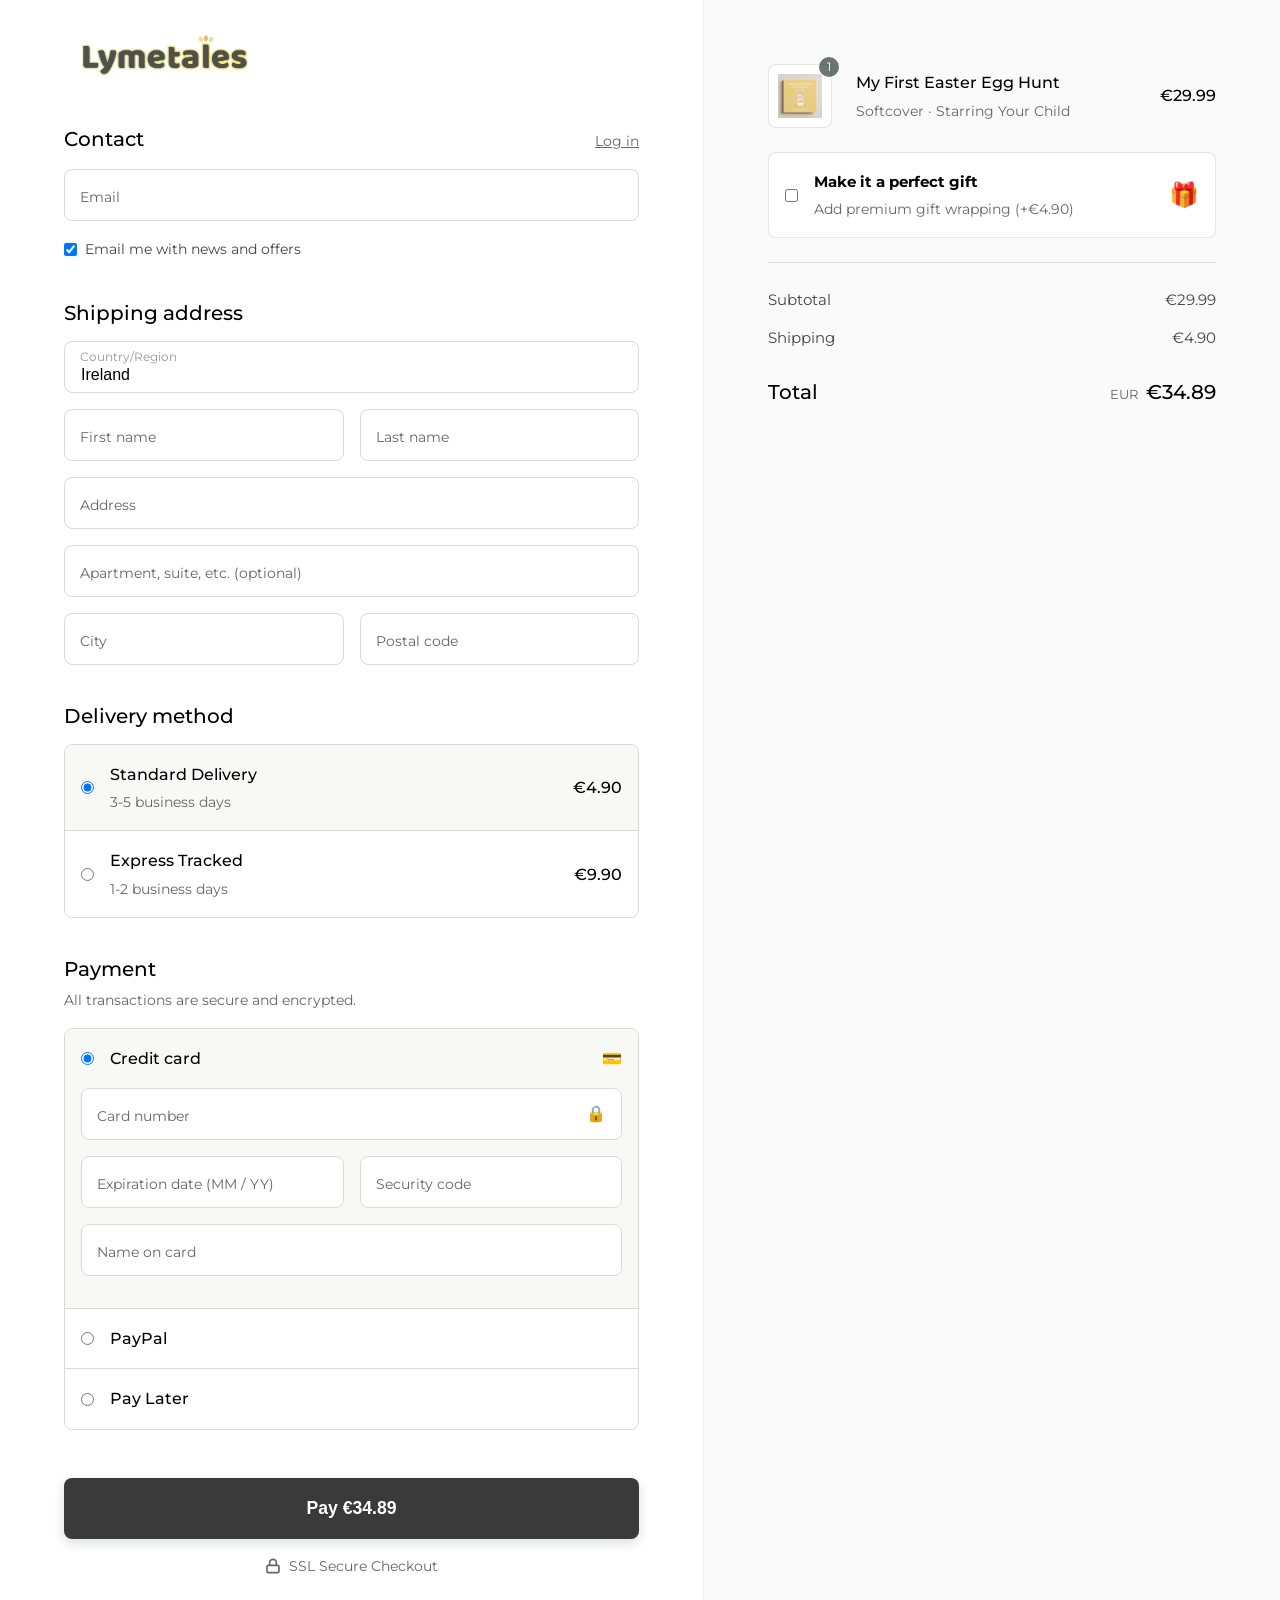
<file: lymetales/checkout.html>
<!DOCTYPE html>
<html lang="en">
<head>
  <meta charset="UTF-8">
  <meta name="viewport" content="width=device-width, initial-scale=1.0">
  <title>Checkout | Lymetales</title>
  <!-- Base typography and resets -->
  <link rel="stylesheet" href="style.css">
  <link rel="stylesheet" href="checkout.css">
</head>
<body class="checkout-body">

  <div class="chk-container">
    
    <!-- ── LEFT: FORM ── -->
    <main class="chk-main">
      <header class="chk-header">
        <a href="index.html" class="chk-logo"><img src="assets/logo.png" alt="Lymetales Logo" style="height: 48px; width: auto; object-fit: contain;"></a>
      </header>

      <div class="chk-content">
        <!-- Contact -->
        <section class="chk-section">
          <div class="chk-sec-header">
            <h2 class="chk-sec-title">Contact</h2>
            <a href="#" class="chk-login-link">Log in</a>
          </div>
          <div class="chk-input-group">
            <div class="chk-field">
              <input type="email" id="chkEmail" class="chk-input" required placeholder=" ">
              <label for="chkEmail" class="chk-label">Email</label>
            </div>
            <label class="chk-checkbox-wrap">
              <input type="checkbox" checked>
              <span>Email me with news and offers</span>
            </label>
          </div>
        </section>

        <!-- Shipping -->
        <section class="chk-section">
          <h2 class="chk-sec-title">Shipping address</h2>
          <div class="chk-form-grid">
            <div class="chk-field">
              <input type="text" id="chkCountry" class="chk-input" value="Ireland" required placeholder=" ">
              <label for="chkCountry" class="chk-label">Country/Region</label>
            </div>
            
            <div class="chk-field chk-half">
              <input type="text" id="chkFirstName" class="chk-input" required placeholder=" ">
              <label for="chkFirstName" class="chk-label">First name</label>
            </div>
            <div class="chk-field chk-half">
              <input type="text" id="chkLastName" class="chk-input" required placeholder=" ">
              <label for="chkLastName" class="chk-label">Last name</label>
            </div>

            <div class="chk-field">
              <input type="text" id="chkAddress" class="chk-input" required placeholder=" ">
              <label for="chkAddress" class="chk-label">Address</label>
            </div>
            <div class="chk-field">
              <input type="text" id="chkAppt" class="chk-input" placeholder=" ">
              <label for="chkAppt" class="chk-label">Apartment, suite, etc. (optional)</label>
            </div>

            <div class="chk-field chk-half">
              <input type="text" id="chkCity" class="chk-input" required placeholder=" ">
              <label for="chkCity" class="chk-label">City</label>
            </div>
            <div class="chk-field chk-half">
              <input type="text" id="chkPostal" class="chk-input" required placeholder=" ">
              <label for="chkPostal" class="chk-label">Postal code</label>
            </div>
          </div>
        </section>

        <!-- Delivery Method -->
        <section class="chk-section">
          <h2 class="chk-sec-title">Delivery method</h2>
          <div class="chk-methods">
            <label class="chk-method-card active">
              <div class="chk-method-info">
                <input type="radio" name="delivery" value="standard" checked>
                <div>
                  <div class="chk-method-name">Standard Delivery</div>
                  <div class="chk-method-desc">3-5 business days</div>
                </div>
              </div>
              <div class="chk-method-price" id="chkStdPrice">€4.90</div>
            </label>
            <label class="chk-method-card">
              <div class="chk-method-info">
                <input type="radio" name="delivery" value="express">
                <div>
                  <div class="chk-method-name">Express Tracked</div>
                  <div class="chk-method-desc">1-2 business days</div>
                </div>
              </div>
              <div class="chk-method-price">€9.90</div>
            </label>
          </div>
        </section>

        <!-- Payment -->
        <section class="chk-section">
          <h2 class="chk-sec-title">Payment</h2>
          <p class="chk-sec-sub">All transactions are secure and encrypted.</p>
          <div class="chk-payment-methods">
            
            <label class="chk-pay-card active">
              <div class="chk-pay-header">
                <div class="chk-pay-radio">
                  <input type="radio" name="payment" value="card" checked>
                  Credit card
                </div>
                <div class="chk-pay-icons">💳</div>
              </div>
              <div class="chk-pay-body">
                <div class="chk-field">
                  <input type="text" id="chkCardNum" class="chk-input" placeholder=" ">
                  <label for="chkCardNum" class="chk-label">Card number</label>
                  <div class="chk-input-icon">🔒</div>
                </div>
                <div class="chk-form-grid" style="margin-top:1rem;">
                  <div class="chk-field chk-half">
                    <input type="text" id="chkExp" class="chk-input" placeholder=" ">
                    <label for="chkExp" class="chk-label">Expiration date (MM / YY)</label>
                  </div>
                  <div class="chk-field chk-half">
                    <input type="text" id="chkCvc" class="chk-input" placeholder=" ">
                    <label for="chkCvc" class="chk-label">Security code</label>
                  </div>
                </div>
                <div class="chk-field" style="margin-top:1rem;">
                  <input type="text" id="chkNameOnCard" class="chk-input" placeholder=" ">
                  <label for="chkNameOnCard" class="chk-label">Name on card</label>
                </div>
              </div>
            </label>

            <label class="chk-pay-card">
              <div class="chk-pay-header">
                <div class="chk-pay-radio">
                  <input type="radio" name="payment" value="paypal">
                  PayPal
                </div>
              </div>
            </label>

            <label class="chk-pay-card">
              <div class="chk-pay-header">
                <div class="chk-pay-radio">
                  <input type="radio" name="payment" value="klarna">
                  Pay Later
                </div>
              </div>
            </label>

          </div>
        </section>

        <!-- Actions -->
        <div class="chk-actions">
          <button class="chk-btn-pay" id="chkPayBtn">
            <span>Pay Now</span>
            <span class="btn-spinner" style="display:none;">↻</span>
          </button>
          
          <div class="chk-trust">
            <svg width="16" height="16" viewBox="0 0 24 24" fill="none" stroke="currentColor" stroke-width="2.5"><rect x="3" y="11" width="18" height="11" rx="2" ry="2"/><path d="M7 11V7a5 5 0 0 1 10 0v4"/></svg>
            SSL Secure Checkout
          </div>
        </div>
      </div>
    </main>

    <!-- ── RIGHT: SUMMARY ── -->
    <aside class="chk-sidebar">
      <div class="chk-summary-sticky">
        
        <div class="chk-summary-items" id="chkSummaryItems">
          <!-- Populated by JS -->
        </div>

        <div class="chk-bump">
          <label class="chk-bump-label">
            <input type="checkbox" id="chkGiftWrapToggle">
            <div class="chk-bump-text">
              <strong>Make it a perfect gift</strong>
              <span>Add premium gift wrapping (+€4.90)</span>
            </div>
            <div class="chk-bump-icon">🎁</div>
          </label>
        </div>

        <div class="chk-totals">
          <div class="chk-total-line">
            <span>Subtotal</span>
            <span id="chkSubtotalVal">€0.00</span>
          </div>
          <div class="chk-total-line">
            <span>Shipping</span>
            <span id="chkShippingVal">€4.90</span>
          </div>
          <div class="chk-total-line chk-final">
            <span>Total</span>
            <span class="chk-total-price">
              <span class="currency">EUR</span>
              <span id="chkTotalVal">€0.00</span>
            </span>
          </div>
        </div>

      </div>
    </aside>

  </div>

  <script src="checkout.js"></script>
</body>
</html>
</file>
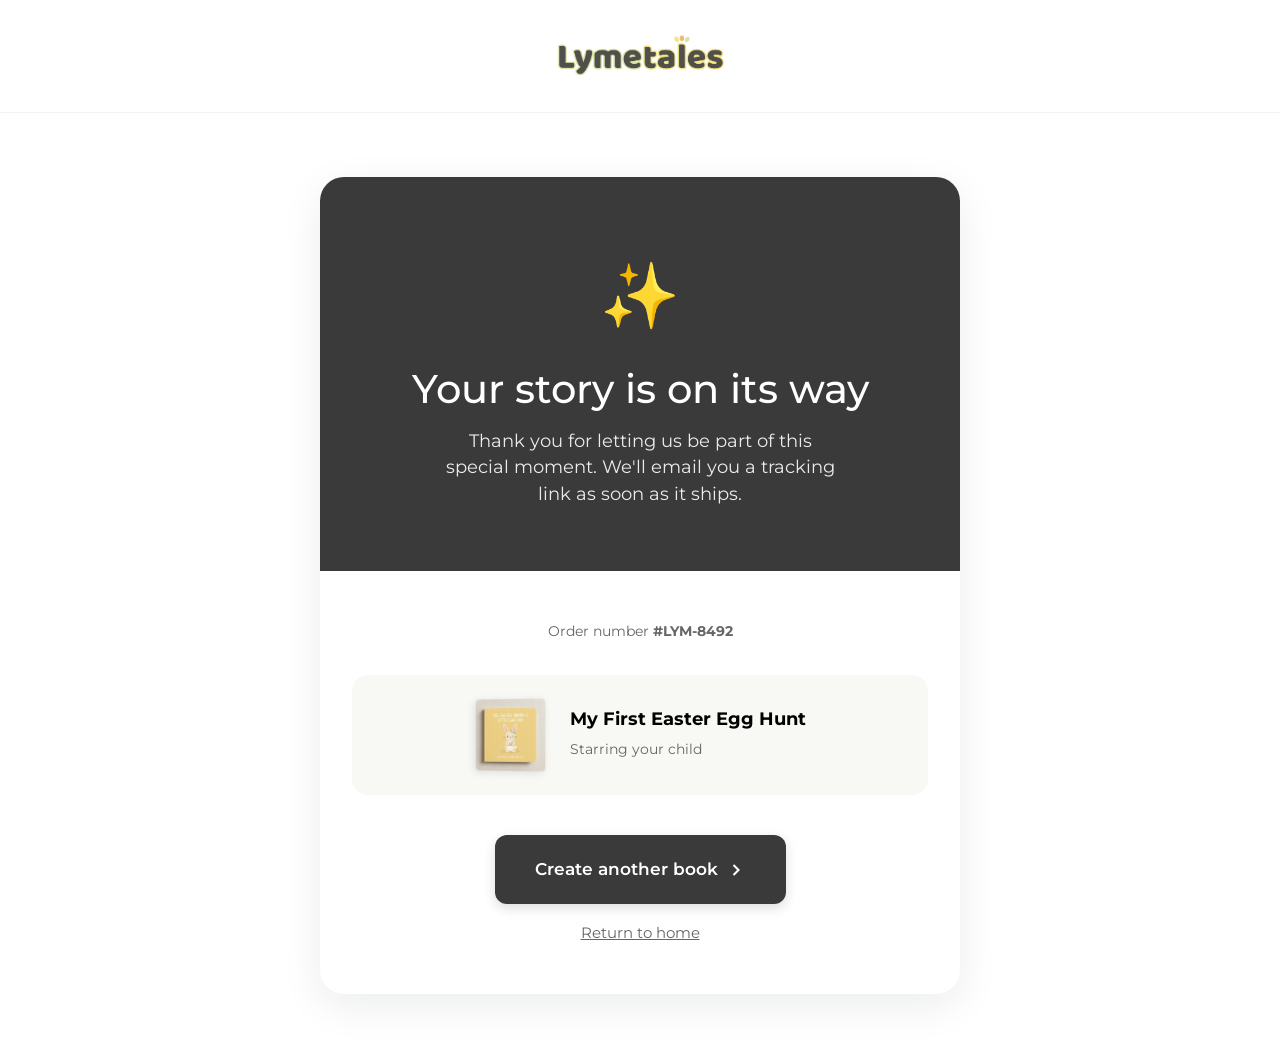
<file: lymetales/success.html>
<!DOCTYPE html>
<html lang="en">
<head>
  <meta charset="UTF-8">
  <meta name="viewport" content="width=device-width, initial-scale=1.0">
  <title>Order Confirmed | Lymetales</title>
  <link rel="stylesheet" href="style.css">
  <link rel="stylesheet" href="success.css">
</head>
<body class="success-body">

  <header class="suc-header">
    <a href="index.html" class="suc-logo"><img src="assets/logo.png" alt="Lymetales Logo" style="height: 48px; width: auto; object-fit: contain;"></a>
  </header>

  <main class="suc-main">
    <div class="suc-card">
      
      <div class="suc-hero">
        <div class="suc-icon">✨</div>
        <h1 class="suc-title">Your story is on its way</h1>
        <p class="suc-sub">Thank you for letting us be part of this special moment. We'll email you a tracking link as soon as it ships.</p>
      </div>

      <div class="suc-details">
        <div class="suc-order-num">Order number <strong>#LYM-8492</strong></div>
        
        <div class="suc-product">
          <img src="assets/book_1.png" alt="Book cover" class="suc-product-img">
          <div class="suc-product-info">
            <h4 id="sucBookTitle">My First Easter Egg Hunt</h4>
            <p id="sucBookMeta">Starring your child</p>
          </div>
        </div>

        <div class="suc-actions">
          <a href="index.html" class="suc-btn-primary">
            Create another book
            <svg width="20" height="20" viewBox="0 0 24 24" fill="none" stroke="currentColor" stroke-width="2.5"><polyline points="9 18 15 12 9 6"/></svg>
          </a>
          <a href="index.html" class="suc-btn-secondary">Return to home</a>
        </div>
      </div>

    </div>
  </main>

  <!-- Small script to read local storage just for name -->
  <script>
    document.addEventListener('DOMContentLoaded', () => {
      try {
        const raw = localStorage.getItem('lymetales_cart');
        if (raw) {
          const data = JSON.parse(raw);
          if (data && data.book) {
            document.getElementById('sucBookMeta').innerHTML = 
              `Starring ${data.book.name || 'your child'} (${data.book.hardcover ? 'Hardcover' : 'Softcover'})`;
          }
          // Clear cart so next session is fresh
          localStorage.removeItem('lymetales_cart');
        }
      } catch(e){}
    });
  </script>
</body>
</html>
</file>
<file: style.css>
/* ===================================
   FINANCEFLOW — Design System CSS
   Colors: #0EA5E9 (primary), #38BDF8 (secondary), #F97316 (CTA)
   Fonts: Outfit (heading) + Work Sans (body)
=================================== */

@import url('https://fonts.googleapis.com/css2?family=Outfit:wght@300;400;500;600;700;800;900&family=Work+Sans:wght@300;400;500;600;700&display=swap');

/* ===== RESET & ROOT ===== */
*, *::before, *::after { box-sizing: border-box; margin: 0; padding: 0; }

:root {
  --primary:    #0EA5E9;
  --primary-d:  #0284C7;
  --secondary:  #38BDF8;
  --cta:        #F97316;
  --cta-d:      #EA6A0A;
  --bg:         #F0F9FF;
  --text:       #0C4A6E;
  --text-muted: #475569;
  --text-light: #64748B;
  --border:     #E2EFF8;
  --white:      #FFFFFF;
  --card-bg:    rgba(255,255,255,0.85);
  --hero-bg:    #050F1C;
  --green:      #22c55e;
  --purple:     #8b5cf6;
  --orange:     #F97316;
  --radius:     16px;
  --radius-sm:  10px;
  --shadow-sm:  0 2px 8px rgba(14,165,233,0.08);
  --shadow-md:  0 8px 32px rgba(14,165,233,0.14);
  --shadow-lg:  0 20px 60px rgba(14,165,233,0.18);
  --transition: 200ms ease;
}

html { scroll-behavior: smooth; }

@media (prefers-reduced-motion: reduce) {
  html { scroll-behavior: auto; }
  *, *::before, *::after { animation-duration: 0.01ms !important; transition-duration: 0.01ms !important; }
}

body {
  font-family: 'Work Sans', system-ui, sans-serif;
  color: var(--text);
  background: var(--white);
  line-height: 1.6;
  overflow-x: hidden;
}

h1,h2,h3,h4,h5 { font-family: 'Outfit', system-ui, sans-serif; line-height: 1.2; }

img { max-width: 100%; display: block; }

a { text-decoration: none; color: inherit; transition: color var(--transition); }

ul { list-style: none; }

.container {
  max-width: 1200px;
  margin: 0 auto;
  padding: 0 24px;
}

/* ===== SCROLL REVEAL ===== */
.reveal {
  opacity: 0;
  transform: translateY(28px);
  transition: opacity 0.6s ease, transform 0.6s ease;
}
.reveal.visible {
  opacity: 1;
  transform: translateY(0);
}
@media (prefers-reduced-motion: reduce) {
  .reveal { opacity: 1; transform: none; }
}


/* ===================================
   NAVBAR
=================================== */
.navbar {
  position: fixed;
  top: 16px;
  left: 16px;
  right: 16px;
  z-index: 1000;
  background: rgba(255,255,255,0.88);
  backdrop-filter: blur(20px);
  -webkit-backdrop-filter: blur(20px);
  border: 1px solid var(--border);
  border-radius: 18px;
  box-shadow: 0 4px 24px rgba(14,165,233,0.1);
  transition: box-shadow 0.3s ease, background 0.3s ease;
}
.navbar.scrolled {
  background: rgba(255,255,255,0.96);
  box-shadow: 0 8px 40px rgba(14,165,233,0.15);
}
.nav-inner {
  display: flex;
  align-items: center;
  justify-content: space-between;
  padding: 14px 24px;
  gap: 16px;
}
.logo {
  display: flex;
  align-items: center;
  gap: 10px;
  font-family: 'Outfit', sans-serif;
  font-weight: 700;
  font-size: 1.15rem;
  color: var(--text);
  cursor: pointer;
  flex-shrink: 0;
}
.logo-icon { display: flex; align-items: center; }
.nav-links {
  display: flex;
  align-items: center;
  gap: 32px;
}
.nav-links a {
  font-size: 0.9rem;
  font-weight: 500;
  color: var(--text-muted);
  cursor: pointer;
  transition: color var(--transition);
}
.nav-links a:hover { color: var(--primary); }
.nav-cta {
  display: flex;
  align-items: center;
  gap: 10px;
}
.hamburger {
  display: none;
  background: none;
  border: none;
  color: var(--text);
  cursor: pointer;
  padding: 4px;
  border-radius: 8px;
  transition: background var(--transition);
}
.hamburger:hover { background: var(--bg); }

.mobile-menu {
  display: none;
  flex-direction: column;
  gap: 4px;
  padding: 12px 24px 20px;
  border-top: 1px solid var(--border);
}
.mobile-menu a {
  padding: 10px 12px;
  border-radius: 10px;
  font-weight: 500;
  color: var(--text-muted);
  transition: background var(--transition), color var(--transition);
}
.mobile-menu a:hover { background: var(--bg); color: var(--primary); }
.mobile-menu .btn-primary { text-align: center; margin-top: 8px; }

@media (max-width: 768px) {
  .nav-links, .nav-cta { display: none; }
  .hamburger { display: flex; }
  .mobile-menu.open { display: flex; }
}

/* ===== BUTTONS ===== */
.btn-primary {
  background: var(--cta);
  color: #fff;
  padding: 10px 22px;
  border-radius: 10px;
  font-family: 'Outfit', sans-serif;
  font-weight: 600;
  font-size: 0.9rem;
  cursor: pointer;
  border: none;
  transition: background var(--transition), transform var(--transition), box-shadow var(--transition);
  display: inline-flex;
  align-items: center;
  gap: 8px;
}
.btn-primary:hover {
  background: var(--cta-d);
  transform: translateY(-1px);
  box-shadow: 0 6px 20px rgba(249,115,22,0.35);
}
.btn-ghost {
  color: var(--text-muted);
  font-weight: 500;
  font-size: 0.9rem;
  cursor: pointer;
  padding: 10px 16px;
  border-radius: 10px;
  transition: color var(--transition), background var(--transition);
}
.btn-ghost:hover { color: var(--primary); background: var(--bg); }

.btn-large {
  padding: 14px 32px;
  font-size: 1rem;
  border-radius: 12px;
}
.btn-ghost-outline {
  display: inline-flex;
  align-items: center;
  gap: 8px;
  padding: 14px 28px;
  border: 2px solid rgba(255,255,255,0.2);
  color: rgba(255,255,255,0.9);
  border-radius: 12px;
  font-family: 'Outfit', sans-serif;
  font-weight: 600;
  font-size: 1rem;
  cursor: pointer;
  transition: border-color var(--transition), background var(--transition);
}
.btn-ghost-outline:hover {
  border-color: rgba(255,255,255,0.5);
  background: rgba(255,255,255,0.08);
}
.btn-outline-plan {
  display: block;
  text-align: center;
  padding: 13px;
  border: 2px solid var(--border);
  color: var(--text);
  border-radius: 12px;
  font-family: 'Outfit', sans-serif;
  font-weight: 600;
  cursor: pointer;
  transition: border-color var(--transition), background var(--transition), color var(--transition);
  margin-top: auto;
}
.btn-outline-plan:hover {
  border-color: var(--primary);
  color: var(--primary);
  background: rgba(14,165,233,0.04);
}
.btn-white-plan {
  display: block;
  text-align: center;
  padding: 13px;
  background: #fff;
  color: var(--primary);
  border-radius: 12px;
  font-family: 'Outfit', sans-serif;
  font-weight: 700;
  cursor: pointer;
  transition: background var(--transition), transform var(--transition), box-shadow var(--transition);
  margin-top: auto;
}
.btn-white-plan:hover {
  background: rgba(255,255,255,0.9);
  transform: translateY(-1px);
  box-shadow: 0 6px 20px rgba(255,255,255,0.25);
}
.btn-white-large {
  display: inline-flex;
  align-items: center;
  gap: 8px;
  padding: 16px 36px;
  background: #fff;
  color: var(--primary);
  border-radius: 14px;
  font-family: 'Outfit', sans-serif;
  font-weight: 700;
  font-size: 1.05rem;
  cursor: pointer;
  transition: transform var(--transition), box-shadow var(--transition);
}
.btn-white-large:hover {
  transform: translateY(-2px);
  box-shadow: 0 12px 40px rgba(255,255,255,0.3);
}
.btn-ghost-white {
  display: inline-flex;
  align-items: center;
  gap: 8px;
  padding: 16px 32px;
  border: 2px solid rgba(255,255,255,0.3);
  color: #fff;
  border-radius: 14px;
  font-family: 'Outfit', sans-serif;
  font-weight: 600;
  font-size: 1.05rem;
  cursor: pointer;
  transition: border-color var(--transition), background var(--transition);
}
.btn-ghost-white:hover {
  border-color: rgba(255,255,255,0.6);
  background: rgba(255,255,255,0.1);
}

/* ===================================
   HERO
=================================== */
.hero {
  position: relative;
  background: var(--hero-bg);
  padding: 160px 0 80px;
  overflow: hidden;
  min-height: 100vh;
  display: flex;
  align-items: center;
}
.hero-bg {
  position: absolute;
  inset: 0;
  pointer-events: none;
}
.orb {
  position: absolute;
  border-radius: 50%;
  filter: blur(80px);
}
.orb-1 {
  width: 600px; height: 600px;
  background: radial-gradient(circle, rgba(14,165,233,0.25) 0%, transparent 70%);
  top: -100px; left: -100px;
  animation: float1 8s ease-in-out infinite;
}
.orb-2 {
  width: 500px; height: 500px;
  background: radial-gradient(circle, rgba(249,115,22,0.15) 0%, transparent 70%);
  top: 50%; right: -100px;
  animation: float2 10s ease-in-out infinite;
}
.orb-3 {
  width: 400px; height: 400px;
  background: radial-gradient(circle, rgba(56,189,248,0.12) 0%, transparent 70%);
  bottom: 0; left: 40%;
  animation: float3 12s ease-in-out infinite;
}
.grid-lines {
  position: absolute;
  inset: 0;
  background-image:
    linear-gradient(rgba(14,165,233,0.05) 1px, transparent 1px),
    linear-gradient(90deg, rgba(14,165,233,0.05) 1px, transparent 1px);
  background-size: 60px 60px;
}
@keyframes float1 { 0%,100%{transform:translate(0,0)} 50%{transform:translate(30px,20px)} }
@keyframes float2 { 0%,100%{transform:translate(0,0)} 50%{transform:translate(-20px,30px)} }
@keyframes float3 { 0%,100%{transform:translate(0,0)} 50%{transform:translate(20px,-20px)} }

.hero-badge {
  display: inline-flex;
  align-items: center;
  gap: 8px;
  background: rgba(14,165,233,0.12);
  border: 1px solid rgba(14,165,233,0.25);
  border-radius: 100px;
  padding: 8px 16px;
  color: var(--secondary);
  font-size: 0.85rem;
  font-weight: 500;
  margin-bottom: 24px;
}
.badge-dot {
  width: 7px; height: 7px;
  background: var(--secondary);
  border-radius: 50%;
  animation: pulse 2s ease-in-out infinite;
}
@keyframes pulse { 0%,100%{opacity:1;transform:scale(1)} 50%{opacity:0.6;transform:scale(0.8)} }

.hero-title {
  font-size: clamp(2.8rem, 6vw, 5rem);
  font-weight: 800;
  color: #fff;
  line-height: 1.1;
  max-width: 760px;
  margin-bottom: 20px;
  letter-spacing: -0.02em;
}
.gradient-text {
  background: linear-gradient(135deg, var(--primary) 0%, var(--secondary) 50%, var(--cta) 100%);
  -webkit-background-clip: text;
  -webkit-text-fill-color: transparent;
  background-clip: text;
}
.hero-sub {
  font-size: clamp(1rem, 2vw, 1.2rem);
  color: rgba(255,255,255,0.65);
  max-width: 560px;
  margin-bottom: 36px;
  line-height: 1.7;
}
.hero-actions {
  display: flex;
  align-items: center;
  gap: 16px;
  flex-wrap: wrap;
  margin-bottom: 24px;
}
.hero-trust {
  display: flex;
  align-items: center;
  gap: 12px;
  color: rgba(255,255,255,0.45);
  font-size: 0.85rem;
  flex-wrap: wrap;
}
.dot { width: 4px; height: 4px; background: rgba(255,255,255,0.3); border-radius: 50%; }

/* Dashboard Mockup */
.hero-mockup {
  margin-top: 64px;
  border-radius: 20px;
  overflow: hidden;
  border: 1px solid rgba(14,165,233,0.2);
  box-shadow:
    0 0 0 1px rgba(255,255,255,0.03),
    0 32px 80px rgba(0,0,0,0.5),
    0 0 120px rgba(14,165,233,0.15);
  background: #0B1929;
  position: relative;
}
.mockup-bar {
  display: flex;
  align-items: center;
  gap: 8px;
  padding: 14px 20px;
  background: #0A1520;
  border-bottom: 1px solid rgba(255,255,255,0.05);
}
.dot-red, .dot-yellow, .dot-green {
  width: 12px; height: 12px;
  border-radius: 50%;
}
.dot-red   { background: #FF5F57; }
.dot-yellow{ background: #FEBC2E; }
.dot-green { background: #28C840; }
.mockup-url {
  margin-left: 8px;
  background: rgba(255,255,255,0.05);
  border: 1px solid rgba(255,255,255,0.08);
  border-radius: 6px;
  padding: 4px 16px;
  font-size: 0.75rem;
  color: rgba(255,255,255,0.35);
  font-family: 'Work Sans', monospace;
}
.mockup-body { display: flex; min-height: 320px; }
.mockup-sidebar {
  width: 60px;
  background: #050D18;
  border-right: 1px solid rgba(255,255,255,0.04);
  padding: 20px 12px;
  display: flex;
  flex-direction: column;
  gap: 14px;
  align-items: center;
}
.sidebar-logo-sm {
  width: 32px; height: 32px;
  background: var(--primary);
  border-radius: 8px;
  margin-bottom: 8px;
  opacity: 0.9;
}
.sidebar-item {
  width: 32px; height: 6px;
  background: rgba(255,255,255,0.1);
  border-radius: 4px;
}
.sidebar-item.active { background: rgba(14,165,233,0.4); }

.mockup-main {
  flex: 1;
  padding: 20px 24px;
  display: flex;
  flex-direction: column;
  gap: 16px;
}
.mockup-header-row {
  display: flex;
  justify-content: space-between;
  align-items: center;
}
.m-label { width: 60px; height: 6px; background: rgba(255,255,255,0.12); border-radius: 3px; margin-bottom: 6px; }
.m-title { width: 140px; height: 10px; background: rgba(255,255,255,0.25); border-radius: 4px; }
.mockup-btn-sm { width: 80px; height: 28px; background: var(--cta); border-radius: 8px; opacity: 0.85; }

.mockup-stats { display: flex; gap: 12px; }
.stat-card {
  flex: 1;
  background: rgba(255,255,255,0.04);
  border: 1px solid rgba(255,255,255,0.06);
  border-radius: 12px;
  padding: 14px;
}
.sc-label { width: 70%; height: 5px; background: rgba(255,255,255,0.12); border-radius: 3px; margin-bottom: 8px; }
.sc-value { width: 80%; height: 14px; background: rgba(255,255,255,0.35); border-radius: 5px; margin-bottom: 6px; }
.sc-value.short { width: 50%; }
.sc-change { font-size: 0.7rem; font-weight: 600; display: flex; align-items: center; gap: 3px; }
.sc-change.up { color: #22c55e; }
.sc-change.down { color: #ef4444; }
.sc-blue .sc-value { background: rgba(14,165,233,0.4); }
.sc-green .sc-value { background: rgba(34,197,94,0.35); }
.sc-orange .sc-value { background: rgba(249,115,22,0.4); }

.mockup-chart-area {
  background: rgba(255,255,255,0.03);
  border: 1px solid rgba(255,255,255,0.05);
  border-radius: 12px;
  padding: 16px;
  flex: 1;
}
.chart-header-row { display: flex; justify-content: space-between; margin-bottom: 12px; }
.chart-title-block { width: 100px; height: 8px; background: rgba(255,255,255,0.2); border-radius: 4px; }
.chart-legend { display: flex; gap: 8px; align-items: center; }
.leg-item { width: 24px; height: 5px; border-radius: 3px; }
.leg-item.blue { background: var(--primary); }
.leg-item.green { background: var(--green); }
.chart-bars {
  display: flex;
  align-items: flex-end;
  gap: 6px;
  height: 80px;
}
.bar-group { display: flex; gap: 2px; align-items: flex-end; flex: 1; }
.bar-fill {
  flex: 1;
  border-radius: 4px 4px 0 0;
  transition: height 0.5s ease;
}
.bar-fill.blue { background: rgba(14,165,233,0.5); }
.bar-fill.blue.active { background: var(--primary); }
.bar-fill.green { background: rgba(34,197,94,0.4); }

.mockup-transactions { display: flex; flex-direction: column; gap: 8px; }
.tx-row {
  height: 8px;
  background: rgba(255,255,255,0.07);
  border-radius: 4px;
  width: 100%;
}
.tx-row:nth-child(2) { width: 80%; }
.tx-row:nth-child(3) { width: 65%; }

/* ===================================
   LOGOS
=================================== */
.logos-section {
  padding: 48px 0;
  background: var(--white);
  border-bottom: 1px solid var(--border);
}
.logos-label {
  text-align: center;
  color: var(--text-light);
  font-size: 0.85rem;
  font-weight: 500;
  margin-bottom: 28px;
  text-transform: uppercase;
  letter-spacing: 0.08em;
}
.logos-track {
  display: flex;
  align-items: center;
  justify-content: center;
  gap: 40px;
  flex-wrap: wrap;
}
.logo-item {
  color: #CBD5E1;
  cursor: pointer;
  transition: color var(--transition);
}
.logo-item:hover { color: #94A3B8; }

/* ===================================
   STATS
=================================== */
.stats-section {
  padding: 100px 0;
  background: linear-gradient(135deg, #F0F9FF 0%, #E0F2FE 100%);
}
.section-label {
  text-align: center;
  color: var(--text-light);
  font-size: 0.85rem;
  font-weight: 600;
  text-transform: uppercase;
  letter-spacing: 0.1em;
  margin-bottom: 48px;
}
.stats-grid {
  display: grid;
  grid-template-columns: repeat(4, 1fr);
  gap: 32px;
}
.stat-item {
  text-align: center;
  padding: 32px 16px;
  background: var(--white);
  border-radius: var(--radius);
  border: 1px solid var(--border);
  box-shadow: var(--shadow-sm);
  cursor: default;
  transition: transform var(--transition), box-shadow var(--transition);
}
.stat-item:hover {
  transform: translateY(-4px);
  box-shadow: var(--shadow-md);
}
.stat-number {
  font-family: 'Outfit', sans-serif;
  font-size: clamp(2rem, 4vw, 3rem);
  font-weight: 800;
  color: var(--primary);
  line-height: 1;
}
.stat-suffix {
  font-family: 'Outfit', sans-serif;
  font-size: 1.1rem;
  font-weight: 600;
  color: var(--text);
  margin: 4px 0;
}
.stat-desc {
  font-size: 0.85rem;
  color: var(--text-light);
  margin-top: 4px;
}

@media (max-width: 768px) {
  .stats-grid { grid-template-columns: repeat(2, 1fr); }
}
@media (max-width: 480px) {
  .stats-grid { grid-template-columns: 1fr; }
}

/* ===================================
   SECTION HEADERS
=================================== */
.section-header {
  text-align: center;
  margin-bottom: 60px;
}
.section-chip {
  display: inline-block;
  background: rgba(14,165,233,0.1);
  color: var(--primary);
  border: 1px solid rgba(14,165,233,0.2);
  border-radius: 100px;
  padding: 6px 18px;
  font-size: 0.8rem;
  font-weight: 600;
  text-transform: uppercase;
  letter-spacing: 0.08em;
  margin-bottom: 16px;
}
.section-title {
  font-size: clamp(1.8rem, 4vw, 2.8rem);
  font-weight: 800;
  color: var(--text);
  margin-bottom: 16px;
  letter-spacing: -0.02em;
}
.section-desc {
  font-size: 1.05rem;
  color: var(--text-muted);
  max-width: 540px;
  margin: 0 auto;
  line-height: 1.7;
}

/* ===================================
   FEATURES
=================================== */
.features-section {
  padding: 100px 0;
  background: var(--white);
}
.features-grid {
  display: grid;
  grid-template-columns: repeat(12, 1fr);
  gap: 20px;
}
.feature-card {
  background: var(--card-bg);
  border: 1px solid var(--border);
  border-radius: var(--radius);
  padding: 32px;
  cursor: default;
  transition: transform var(--transition), box-shadow var(--transition), border-color var(--transition);
  grid-column: span 4;
}
.feature-card:hover {
  transform: translateY(-6px);
  box-shadow: var(--shadow-lg);
  border-color: rgba(14,165,233,0.3);
}
.feature-large {
  grid-column: span 4;
}
.feature-card-inner { display: flex; flex-direction: column; height: 100%; }
.feature-card h3 {
  font-size: 1.2rem;
  font-weight: 700;
  color: var(--text);
  margin: 16px 0 10px;
}
.feature-card p {
  font-size: 0.92rem;
  color: var(--text-muted);
  line-height: 1.7;
  flex: 1;
}
.feature-icon-wrap {
  width: 48px; height: 48px;
  border-radius: 12px;
  display: flex;
  align-items: center;
  justify-content: center;
  flex-shrink: 0;
}
.feature-icon-wrap.blue   { background: rgba(14,165,233,0.1); }
.feature-icon-wrap.orange { background: rgba(249,115,22,0.1); }
.feature-icon-wrap.green  { background: rgba(34,197,94,0.1); }
.feature-icon-wrap.purple { background: rgba(139,92,246,0.1); }

.feature-visual {
  margin-top: 24px;
  background: linear-gradient(135deg, rgba(14,165,233,0.06) 0%, rgba(56,189,248,0.04) 100%);
  border: 1px solid rgba(14,165,233,0.1);
  border-radius: 12px;
  padding: 16px;
  display: flex;
  flex-direction: column;
  gap: 12px;
}
.ai-chip {
  display: inline-flex;
  align-items: center;
  gap: 6px;
  background: rgba(14,165,233,0.12);
  border: 1px solid rgba(14,165,233,0.2);
  color: var(--primary);
  font-size: 0.75rem;
  font-weight: 600;
  padding: 5px 12px;
  border-radius: 100px;
  align-self: flex-start;
}
.ai-line {
  height: 1px;
  background: linear-gradient(90deg, var(--primary), transparent);
  opacity: 0.3;
}
.ai-graph {
  display: flex;
  align-items: flex-end;
  gap: 6px;
  height: 50px;
}
.ai-bar {
  flex: 1;
  background: rgba(14,165,233,0.25);
  border-radius: 4px 4px 0 0;
  transition: background 0.3s ease;
}
.ai-bar.highlight { background: var(--primary); }

.currency-pills {
  display: flex;
  flex-wrap: wrap;
  gap: 8px;
  margin-top: 20px;
}
.pill {
  background: rgba(249,115,22,0.08);
  border: 1px solid rgba(249,115,22,0.2);
  color: var(--cta);
  font-size: 0.75rem;
  font-weight: 700;
  padding: 4px 12px;
  border-radius: 100px;
  font-family: 'Outfit', sans-serif;
  letter-spacing: 0.05em;
}

.sparkline { margin-top: 20px; }

.budget-bars { margin-top: 20px; display: flex; flex-direction: column; gap: 10px; }
.budget-row {
  display: flex;
  align-items: center;
  gap: 10px;
  font-size: 0.78rem;
  color: var(--text-muted);
  font-weight: 500;
}
.budget-row span:first-child { width: 60px; flex-shrink: 0; }
.budget-row span:last-child { width: 35px; flex-shrink: 0; text-align: right; font-weight: 600; color: var(--text); }
.budget-track {
  flex: 1;
  height: 6px;
  background: var(--border);
  border-radius: 100px;
  overflow: hidden;
}
.budget-fill {
  height: 100%;
  border-radius: 100px;
  transition: width 1s ease;
}
.budget-fill.blue   { background: var(--primary); }
.budget-fill.green  { background: var(--green); }
.budget-fill.orange { background: var(--cta); }

.security-badges {
  display: flex;
  flex-wrap: wrap;
  gap: 8px;
  margin-top: 20px;
}
.security-badge {
  display: inline-flex;
  align-items: center;
  gap: 5px;
  background: rgba(14,165,233,0.06);
  border: 1px solid rgba(14,165,233,0.15);
  color: var(--text-muted);
  font-size: 0.76rem;
  font-weight: 600;
  padding: 5px 12px;
  border-radius: 8px;
}

@media (max-width: 1024px) {
  .feature-card { grid-column: span 6; }
  .feature-large { grid-column: span 6; }
}
@media (max-width: 640px) {
  .feature-card, .feature-large { grid-column: span 12; }
}

/* ===================================
   HOW IT WORKS
=================================== */
.how-section {
  padding: 100px 0;
  background: linear-gradient(180deg, #F8FCFF 0%, var(--white) 100%);
}
.steps-wrapper {
  display: flex;
  align-items: flex-start;
  gap: 0;
  position: relative;
}
.step {
  flex: 1;
  padding: 40px 32px;
  background: var(--white);
  border: 1px solid var(--border);
  border-radius: var(--radius);
  position: relative;
  cursor: default;
  transition: transform var(--transition), box-shadow var(--transition);
}
.step:hover { transform: translateY(-8px); box-shadow: var(--shadow-lg); }
.step-number {
  font-family: 'Outfit', sans-serif;
  font-size: 3.5rem;
  font-weight: 900;
  color: rgba(14,165,233,0.08);
  line-height: 1;
  position: absolute;
  top: 20px;
  right: 24px;
}
.step-content h3 {
  font-size: 1.2rem;
  font-weight: 700;
  color: var(--text);
  margin-bottom: 12px;
}
.step-content p {
  font-size: 0.92rem;
  color: var(--text-muted);
  line-height: 1.7;
}
.step-icon {
  margin-top: 24px;
  background: var(--bg);
  border-radius: 12px;
  padding: 16px;
  display: inline-flex;
  align-items: center;
  justify-content: center;
}
.step-connector {
  width: 40px;
  height: 2px;
  background: linear-gradient(90deg, var(--primary), var(--secondary));
  margin-top: 80px;
  flex-shrink: 0;
}

@media (max-width: 768px) {
  .steps-wrapper { flex-direction: column; }
  .step-connector { width: 2px; height: 32px; margin: 0 auto; }
  .step-number { font-size: 2.5rem; }
}

/* ===================================
   TESTIMONIALS
=================================== */
.testimonials-section {
  padding: 100px 0;
  background: var(--white);
}
.testimonials-grid {
  display: grid;
  grid-template-columns: repeat(3, 1fr);
  gap: 24px;
}
.testimonial-card {
  background: var(--card-bg);
  border: 1px solid var(--border);
  border-radius: var(--radius);
  padding: 32px;
  cursor: default;
  transition: transform var(--transition), box-shadow var(--transition), border-color var(--transition);
}
.testimonial-card:hover {
  transform: translateY(-6px);
  box-shadow: var(--shadow-lg);
  border-color: rgba(249,115,22,0.25);
}
.stars { display: flex; gap: 3px; margin-bottom: 16px; }
.testimonial-card blockquote p {
  font-size: 0.97rem;
  color: var(--text);
  line-height: 1.75;
  font-style: italic;
  margin-bottom: 24px;
}
.testimonial-author {
  display: flex;
  align-items: center;
  gap: 12px;
}
.avatar {
  width: 44px; height: 44px;
  border-radius: 50%;
  display: flex;
  align-items: center;
  justify-content: center;
  font-family: 'Outfit', sans-serif;
  font-weight: 700;
  font-size: 0.85rem;
  color: #fff;
  flex-shrink: 0;
}
.avatar-sarah  { background: linear-gradient(135deg, #0EA5E9, #38BDF8); }
.avatar-james  { background: linear-gradient(135deg, #8b5cf6, #a78bfa); }
.avatar-aisha  { background: linear-gradient(135deg, #F97316, #fb923c); }
.testimonial-author strong {
  display: block;
  font-family: 'Outfit', sans-serif;
  font-size: 0.92rem;
  font-weight: 700;
  color: var(--text);
}
.testimonial-author span {
  font-size: 0.8rem;
  color: var(--text-light);
}

@media (max-width: 768px) {
  .testimonials-grid { grid-template-columns: 1fr; }
}

/* ===================================
   PRICING
=================================== */
.pricing-section {
  padding: 100px 0;
  background: linear-gradient(135deg, #F0F9FF 0%, #E0F2FE 100%);
}
.pricing-toggle {
  display: flex;
  align-items: center;
  justify-content: center;
  gap: 8px;
  margin-bottom: 48px;
  background: var(--white);
  border: 1px solid var(--border);
  border-radius: 12px;
  padding: 6px;
  max-width: 300px;
  margin-left: auto;
  margin-right: auto;
}
.toggle-btn {
  flex: 1;
  padding: 8px 16px;
  border: none;
  border-radius: 8px;
  font-family: 'Outfit', sans-serif;
  font-weight: 600;
  font-size: 0.88rem;
  cursor: pointer;
  background: transparent;
  color: var(--text-muted);
  transition: background var(--transition), color var(--transition);
  display: flex;
  align-items: center;
  justify-content: center;
  gap: 6px;
}
.toggle-btn.active {
  background: var(--primary);
  color: #fff;
}
.save-badge {
  background: rgba(34,197,94,0.15);
  color: var(--green);
  font-size: 0.7rem;
  font-weight: 700;
  padding: 2px 7px;
  border-radius: 100px;
}
.pricing-grid {
  display: grid;
  grid-template-columns: repeat(3, 1fr);
  gap: 24px;
  align-items: stretch;
}
.pricing-card {
  background: var(--white);
  border: 1px solid var(--border);
  border-radius: var(--radius);
  padding: 36px 32px;
  display: flex;
  flex-direction: column;
  gap: 20px;
  position: relative;
  cursor: default;
  transition: transform var(--transition), box-shadow var(--transition);
}
.pricing-card:hover { transform: translateY(-6px); box-shadow: var(--shadow-lg); }
.pricing-featured {
  background: linear-gradient(145deg, var(--primary) 0%, var(--primary-d) 100%);
  border-color: transparent;
  color: #fff;
  box-shadow: 0 20px 60px rgba(14,165,233,0.35);
  transform: scale(1.03);
}
.pricing-featured:hover { transform: scale(1.03) translateY(-6px); }
.popular-badge {
  position: absolute;
  top: -14px;
  left: 50%;
  transform: translateX(-50%);
  background: var(--cta);
  color: #fff;
  font-size: 0.75rem;
  font-weight: 700;
  padding: 5px 18px;
  border-radius: 100px;
  white-space: nowrap;
  font-family: 'Outfit', sans-serif;
  letter-spacing: 0.04em;
}
.plan-name {
  font-family: 'Outfit', sans-serif;
  font-weight: 700;
  font-size: 1rem;
  color: var(--text-muted);
  text-transform: uppercase;
  letter-spacing: 0.08em;
}
.pricing-featured .plan-name { color: rgba(255,255,255,0.7); }
.plan-price { display: flex; align-items: baseline; gap: 2px; }
.price-amount {
  font-family: 'Outfit', sans-serif;
  font-size: 3rem;
  font-weight: 900;
  color: var(--text);
  line-height: 1;
  transition: all 0.3s ease;
}
.price-amount.enterprise { font-size: 2rem; }
.pricing-featured .price-amount { color: #fff; }
.price-period { font-size: 0.9rem; color: var(--text-muted); margin-left: 2px; }
.pricing-featured .price-period { color: rgba(255,255,255,0.6); }
.plan-tagline { font-size: 0.88rem; color: var(--text-muted); line-height: 1.6; }
.pricing-featured .plan-tagline { color: rgba(255,255,255,0.7); }
.plan-features { display: flex; flex-direction: column; gap: 12px; flex: 1; }
.plan-features li {
  display: flex;
  align-items: center;
  gap: 10px;
  font-size: 0.9rem;
  color: var(--text);
}
.pricing-featured .plan-features li { color: rgba(255,255,255,0.9); }

@media (max-width: 768px) {
  .pricing-grid { grid-template-columns: 1fr; }
  .pricing-featured { transform: none; }
  .pricing-featured:hover { transform: translateY(-6px); }
}

/* ===================================
   CTA BANNER
=================================== */
.cta-banner {
  position: relative;
  background: var(--hero-bg);
  padding: 100px 0;
  overflow: hidden;
  text-align: center;
}
.cta-bg { position: absolute; inset: 0; pointer-events: none; }
.cta-orb {
  position: absolute;
  border-radius: 50%;
  filter: blur(80px);
}
.cta-orb-1 {
  width: 500px; height: 500px;
  background: radial-gradient(circle, rgba(14,165,233,0.2) 0%, transparent 70%);
  top: -100px; left: -100px;
}
.cta-orb-2 {
  width: 400px; height: 400px;
  background: radial-gradient(circle, rgba(249,115,22,0.15) 0%, transparent 70%);
  bottom: -100px; right: -100px;
}
.cta-content {
  position: relative;
  z-index: 1;
}
.cta-content h2 {
  font-size: clamp(2rem, 5vw, 3.2rem);
  font-weight: 800;
  color: #fff;
  margin-bottom: 16px;
  letter-spacing: -0.02em;
}
.cta-content p {
  font-size: 1.05rem;
  color: rgba(255,255,255,0.6);
  max-width: 500px;
  margin: 0 auto 36px;
  line-height: 1.7;
}
.cta-actions {
  display: flex;
  align-items: center;
  justify-content: center;
  gap: 16px;
  flex-wrap: wrap;
}

/* ===================================
   FOOTER
=================================== */
.footer {
  background: #050D18;
  padding: 80px 0 32px;
  color: rgba(255,255,255,0.5);
}
.footer-grid {
  display: grid;
  grid-template-columns: 2fr 1fr 1fr 1fr;
  gap: 48px;
  margin-bottom: 56px;
}
.footer-brand .logo { color: rgba(255,255,255,0.9); margin-bottom: 16px; }
.footer-brand p {
  font-size: 0.88rem;
  line-height: 1.7;
  margin-bottom: 24px;
  color: rgba(255,255,255,0.4);
}
.social-links { display: flex; gap: 12px; }
.social-link {
  width: 36px; height: 36px;
  background: rgba(255,255,255,0.06);
  border: 1px solid rgba(255,255,255,0.08);
  border-radius: 8px;
  display: flex;
  align-items: center;
  justify-content: center;
  color: rgba(255,255,255,0.4);
  cursor: pointer;
  transition: background var(--transition), color var(--transition), border-color var(--transition);
}
.social-link:hover {
  background: rgba(14,165,233,0.15);
  border-color: rgba(14,165,233,0.3);
  color: var(--primary);
}
.footer-col h4 {
  font-family: 'Outfit', sans-serif;
  font-size: 0.85rem;
  font-weight: 700;
  color: rgba(255,255,255,0.8);
  text-transform: uppercase;
  letter-spacing: 0.08em;
  margin-bottom: 16px;
}
.footer-col ul { display: flex; flex-direction: column; gap: 10px; }
.footer-col a {
  font-size: 0.88rem;
  color: rgba(255,255,255,0.4);
  cursor: pointer;
  transition: color var(--transition);
}
.footer-col a:hover { color: rgba(255,255,255,0.8); }
.footer-bottom {
  border-top: 1px solid rgba(255,255,255,0.06);
  padding-top: 24px;
  display: flex;
  justify-content: space-between;
  align-items: center;
  flex-wrap: wrap;
  gap: 12px;
  font-size: 0.82rem;
  color: rgba(255,255,255,0.25);
}

@media (max-width: 768px) {
  .footer-grid { grid-template-columns: 1fr 1fr; }
  .footer-brand { grid-column: span 2; }
}
@media (max-width: 480px) {
  .footer-grid { grid-template-columns: 1fr; }
  .footer-brand { grid-column: span 1; }
  .footer-bottom { flex-direction: column; text-align: center; }
}

/* ===================================
   Focus States (accessibility)
=================================== */
:focus-visible {
  outline: 2px solid var(--primary);
  outline-offset: 2px;
}
</file>
<file: lymetales/style.css>
/* ============================================
   LYMETALES — Storybook Wonder Design System
   ============================================ */

@import url('https://fonts.googleapis.com/css2?family=Montserrat:wght@300;400;500;600;700;800&display=swap');

:root {
  /* Core Brand Colors */
  --color-green-dark: #3A3A3A; /* Now Charcoal */
  --color-brand-primary: #CFDF98; /* Lime Green */
  --color-brand-secondary: #F2B26C; /* Apricot */
  --color-cream: #F5F9E3; /* Pale Lime Cream */
  --color-white: #FFFFFF;
  --color-text: #3A3A3A;
  --color-muted: #7A7A7A;

  /* Pastel Palette */
  --pastel-mint: #CFDF98; /* Lime Green */
  --pastel-yellow: #FCF7CD; /* Pale Yellow */
  --pastel-blue: #F6E367; /* Sunshine Yellow */
  --pastel-pink: #FCE1C6; /* Pale Peach */
  --pastel-green: #CFDF98; /* Lime Green */

  /* Typography */
  --font-heading: 'Montserrat', sans-serif;
  --font-body: 'Montserrat', sans-serif;
  --font-serif: 'Montserrat', sans-serif; /* Standardized override */
  --font-sans: 'Montserrat', sans-serif;

  /* Spacing */
  --space-1: 0.25rem;
  --space-2: 0.5rem;
  --space-3: 0.75rem;
  --space-4: 1rem;
  --space-5: 1.25rem;
  --space-6: 1.5rem;
  --space-8: 2rem;
  --space-10: 2.5rem;
  --space-12: 3rem;
  --space-14: 3.5rem;
  --space-16: 4rem;
  --space-20: 5rem;
  --space-24: 6rem;

  /* Shadows */
  --shadow-sm: 0 2px 12px rgba(0,0,0,0.06);
  --shadow-md: 0 8px 30px rgba(0,0,0,0.1);
  --shadow-hover: 0 16px 40px rgba(0,0,0,0.14);

  /* Radii */
  --radius-sm: 6px;
  --radius-md: 16px;
  --radius-lg: 24px;
  --radius-pill: 50px;
}

/* ==================== BASE ==================== */
*, *::before, *::after { margin: 0; padding: 0; box-sizing: border-box; }

body {
  font-family: var(--font-body);
  font-size: 1rem;
  line-height: 1.7;
  color: var(--color-text);
  background-color: var(--color-white);
  -webkit-font-smoothing: antialiased;
}

h1, h2, h3, h4 {
  font-family: var(--font-heading);
  font-weight: 700;
  line-height: 1.15;
}
h1 { font-size: clamp(2.5rem, 6vw, 4.5rem); font-weight: 800; }
h2 { font-size: clamp(2rem, 4vw, 3rem); font-weight: 700; }
h3 { font-size: clamp(1.25rem, 2.5vw, 1.75rem); font-weight: 600; }

a { text-decoration: none; color: inherit; }
img { max-width: 100%; display: block; object-fit: cover; }
ul { list-style: none; }

/* ==================== LAYOUT ==================== */
.container {
  width: 100%;
  max-width: 1320px;
  margin: 0 auto;
  padding: 0 var(--space-6);
}

.padding-section { padding: var(--space-16) 0; }

.grids { display: grid; gap: var(--space-6); }
.grid-4 { grid-template-columns: repeat(4, 1fr); }
.grid-3 { grid-template-columns: repeat(3, 1fr); }
.grid-2 { grid-template-columns: repeat(2, 1fr); }

.desktop-only { display: block; }
.mobile-only { display: none; }

@media(max-width: 768px) {
  .desktop-only { display: none; }
  .mobile-only { display: block; }
  .grid-4 { grid-template-columns: repeat(2, 1fr); }
  .grid-3 { grid-template-columns: 1fr; }
}
@media(max-width: 480px) {
  .grid-4 { grid-template-columns: 1fr 1fr; }
}

/* ==================== ANIMATIONS ==================== */
.fade-up {
  opacity: 0;
  transform: translateY(28px);
  transition: opacity 0.85s cubic-bezier(0.25,1,0.5,1), transform 0.85s cubic-bezier(0.25,1,0.5,1);
}
.fade-up.visible { opacity: 1; transform: none; }
.delay-1 { transition-delay: 0.1s; }
.delay-2 { transition-delay: 0.2s; }
.delay-3 { transition-delay: 0.3s; }

/* ==================== ANNOUNCEMENT BAR ==================== */
.announcement-bar {
  background-color: var(--color-green-dark);
  color: #fff;
  font-size: 0.75rem;
  letter-spacing: 0.05em;
  text-transform: uppercase;
  padding: 10px var(--space-8);
  display: flex;
  justify-content: center;
  align-items: center;
  gap: var(--space-4);
  text-align: center;
  position: relative;
}
.announce-close {
  position: absolute;
  right: var(--space-6);
  background: none; border: none; cursor: pointer;
  color: #fff; opacity: 0.7; font-size: 1rem;
  line-height: 1; padding: 2px 6px;
  transition: opacity 0.2s;
}
.announce-close:hover { opacity: 1; }

/* ==================== HEADER (PREMIUM) ==================== */
.site-header {
  background: var(--color-white);
  position: sticky;
  top: 0;
  z-index: 200;
  transition: all 0.3s ease;
  border-bottom: 1px solid rgba(0,0,0,0); /* invisible default border */
}

/* Scroll state */
.site-header.scrolled {
  background: rgba(255, 255, 255, 0.85);
  backdrop-filter: blur(12px);
  -webkit-backdrop-filter: blur(12px);
  box-shadow: 0 4px 32px rgba(0, 0, 0, 0.04);
  border-bottom: 1px solid rgba(0, 0, 0, 0.04);
}

.header-container {
  max-width: 1440px;
  margin: 0 auto;
  padding: 0 4rem; /* Generous spacing */
  display: flex;
  align-items: center;
  justify-content: space-between;
  min-height: 80px;
}

/* Mobile Hamburger (hidden on desktop) */
.mobile-hamburger {
  display: none !important;
}

/* LEFT: LOGO */
.logo {
  flex: 1; /* Pushes center to center */
  display: flex;
  align-items: center;
  text-decoration: none;
}

.nav-brand-img {
  height: 48px; /* Taller crisp svg */
  width: auto;
  object-fit: contain;
}

/* CENTER: NAV */
.main-nav { 
  display: flex; 
  flex: 2; /* takes more space to truly center */
  justify-content: center;
}

.main-nav ul {
  display: flex;
  gap: 2.5rem;
  align-items: center;
  list-style: none;
  margin: 0;
  padding: 0;
}

.main-nav a {
  font-size: 0.85rem;
  font-weight: 500;
  letter-spacing: 0.04em;
  text-transform: uppercase;
  color: var(--color-text-dark);
  padding: 1rem 0;
  text-decoration: none;
  display: inline-flex;
  align-items: center;
  gap: 6px;
  transition: opacity 0.2s ease, color 0.2s ease;
}

.main-nav a:hover {
  opacity: 0.6;
}

/* Mega Menu Setup */
.has-mega {
  position: static; /* so dropdown can span wider */
}
.mega-menu {
  position: absolute;
  top: 100%;
  left: 0;
  width: 100%;
  background: #fff;
  opacity: 0;
  visibility: hidden;
  transform: translateY(10px);
  transition: all 0.3s cubic-bezier(0.16, 1, 0.3, 1);
  box-shadow: 0 12px 48px rgba(0,0,0,0.06);
  border-top: 1px solid rgba(0,0,0,0.05);
  border-radius: 0 0 16px 16px;
}
.has-mega:hover .mega-menu {
  opacity: 1;
  visibility: visible;
  transform: translateY(0);
}

.mega-container {
  max-width: 1200px;
  margin: 0 auto;
  padding: 3rem 4rem;
  display: flex;
  gap: 4rem;
}

.mega-categories {
  flex: 1;
}
.mega-categories h3 {
  font-size: 0.85rem;
  text-transform: uppercase;
  letter-spacing: 0.05em;
  color: #888;
  margin-bottom: 1.5rem;
}
.mega-categories ul {
  display: flex;
  flex-direction: column;
  gap: 1rem;
}
.mega-categories a {
  text-transform: none;
  font-family: var(--font-serif);
  font-size: 1.5rem;
  padding: 0;
  letter-spacing: 0;
}

.mega-featured {
  flex: 1;
  border-left: 1px solid rgba(0,0,0,0.05);
  padding-left: 4rem;
}
.mega-featured-card {
  display: flex;
  gap: 1.5rem;
  align-items: center;
  text-decoration: none !important;
  color: inherit !important;
  opacity: 1 !important;
  padding: 0 !important;
}
.mega-featured-card:hover .mega-feat-link {
  text-decoration: underline;
}
.mega-featured-card img {
  width: 120px;
  border-radius: 4px;
  box-shadow: -4px 4px 12px rgba(0,0,0,0.1);
  transform: perspective(600px) rotateY(-15deg);
}
.mega-feat-badge {
  display: inline-block;
  font-size: 0.7rem;
  text-transform: uppercase;
  background: var(--pastel-yellow);
  padding: 2px 8px;
  border-radius: 20px;
  font-weight: 600;
  margin-bottom: 0.5rem;
}
.mega-feat-info h4 {
  font-family: var(--font-serif);
  font-size: 1.25rem;
  margin: 0 0 0.25rem 0;
}
.mega-feat-info p {
  font-size: 0.9rem;
  color: #666;
  margin: 0 0 0.5rem 0;
}
.mega-feat-link {
  font-size: 0.85rem;
  font-weight: 600;
  color: var(--color-green-dark);
}

/* RIGHT: UTILS */
.header-utils {
  display: flex;
  flex: 1;
  align-items: center;
  justify-content: flex-end;
  gap: 1rem;
}

.util-btn {
  background: none; border: none; cursor: pointer;
  color: var(--color-text-dark); 
  display: flex; align-items: center; justify-content: center;
  padding: 8px; border-radius: 50%;
  transition: background 0.2s, transform 0.2s;
  position: relative;
}
.util-btn:hover { background: var(--color-cream); transform: scale(1.05); }

.util-cart { position: relative; }
.cart-count {
  position: absolute; top: 0px; right: 0px;
  background: var(--color-green-dark); color: #fff;
  font-size: 0.65rem; font-weight: 700;
  width: 18px; height: 18px;
  border-radius: 50%; display: flex;
  align-items: center; justify-content: center;
  border: 2px solid #fff;
  transition: transform 0.3s cubic-bezier(0.175, 0.885, 0.32, 1.275);
}

/* ==================== SEARCH OVERLAY ==================== */
.search-overlay {
  position: fixed;
  top: 0; left: 0; width: 100%; height: 100vh;
  background: rgba(255, 255, 255, 0.98);
  z-index: 9999;
  display: flex;
  opacity: 0;
  visibility: hidden;
  transition: all 0.3s ease;
  backdrop-filter: blur(10px);
}
.search-overlay.open {
  opacity: 1;
  visibility: visible;
}
.search-container {
  width: 100%;
  max-width: 800px;
  margin: 10vh auto 0;
  padding: 0 2rem;
  position: relative;
}
.search-close {
  position: absolute;
  top: -4rem; right: 2rem;
  background: none; border: none; cursor: pointer;
  color: #333; transition: transform 0.2s;
}
.search-close:hover { transform: rotate(90deg); }
.search-input-wrap {
  border-bottom: 2px solid #ccc;
  margin-bottom: 2rem;
}
.search-input {
  width: 100%;
  font-family: var(--font-serif);
  font-size: 3rem;
  color: var(--color-green-dark);
  border: none;
  background: transparent;
  padding: 1rem 0;
  outline: none;
}
.search-input::placeholder { color: #ccc; }

.search-suggestions p {
  font-size: 0.85rem; text-transform: uppercase; letter-spacing: 0.05em; color: #888;
}
.search-pills {
  display: flex; gap: 1rem; flex-wrap: wrap; margin-top: 1rem;
}
.search-pills a {
  display: inline-block; padding: 0.5rem 1.25rem;
  background: var(--color-cream); color: var(--color-text-dark);
  text-decoration: none; border-radius: 20px; font-size: 0.9rem;
  transition: background 0.2s;
}
.search-pills a:hover { background: #e0e6d9; }

/* Responsive Header */
@media (max-width: 1024px) {
  .header-container { padding: 0 2rem; }
  .main-nav ul { gap: 1.5rem; }
}

@media (max-width: 768px) {
  .header-container {
    padding: 0 1rem;
    min-height: 70px;
  }
  .desktop-only { display: none !important; }
  
  /* Make mobile layout: Hamburger - Logo - Icons */
  .mobile-hamburger {
    display: flex !important;
    flex: 1;
    justify-content: flex-start;
  }
  .logo {
    flex: 2;
    text-align: center;
  }
  .header-utils {
    flex: 1;
    justify-content: flex-end;
  }
}

/* ==================== WAVY DIVIDERS ==================== */
.wave-divider { line-height: 0; display: block; }
.wave-divider svg { display: block; width: 100%; }

/* ==================== COLOR BACKGROUNDS ==================== */
.bg-pastel-mint { background-color: var(--pastel-mint); }
.bg-pastel-yellow { background-color: var(--pastel-yellow); }
.bg-pastel-blue { background-color: var(--pastel-blue); }
.bg-pastel-pink { background-color: var(--pastel-pink); }
.bg-pastel-green { background-color: var(--pastel-green); }
.bg-cream { background-color: var(--color-cream); }
.bg-dark-green { background-color: var(--color-green-dark); }

/* ==================== HERO BANNER (Split-Panel, Competitor Style) ==================== */
.hero-banner {
  position: relative;
  display: grid;
  grid-template-columns: 420px 1fr;
  min-height: 500px;
  max-height: 580px;
  max-width: 1320px;
  margin: var(--space-6) auto;
  padding: 0 var(--space-6);
  background-color: var(--pastel-mint);
  border-radius: var(--radius-lg);
  overflow: hidden;
}

/* Sparkle decorations */
.sparkle {
  position: absolute;
  color: var(--color-green-dark);
  font-size: 1rem;
  opacity: 0.6;
  pointer-events: none;
  animation: twinkle 3s ease-in-out infinite;
  z-index: 3;
}
.sp1 { top: 12%; left: 32%; font-size: 1.1rem; animation-delay: 0s; }
.sp2 { top: 22%; left: 48%; font-size: 0.8rem; animation-delay: 0.5s; }
.sp3 { top: 65%; left: 36%; font-size: 1rem; animation-delay: 1s; }
.sp4 { top: 75%; left: 52%; font-size: 0.7rem; animation-delay: 1.5s; }
.sp5 { top: 20%; left: 38%; font-size: 1.4rem; font-weight: 300; animation-delay: 0.8s; opacity: 0.4; }
.sp6 { top: 55%; left: 45%; font-size: 1.4rem; font-weight: 300; animation-delay: 1.3s; opacity: 0.4; }

@keyframes twinkle {
  0%, 100% { opacity: 0.3; transform: scale(0.9) rotate(0deg); }
  50% { opacity: 0.8; transform: scale(1.15) rotate(15deg); }
}

/* LEFT TEXT PANEL */
.hero-panel-left {
  display: flex;
  flex-direction: column;
  justify-content: center;
  padding: var(--space-12) var(--space-8) var(--space-12) var(--space-12);
  z-index: 2;
  position: relative;
}
.hero-arch-text {
  margin-bottom: var(--space-2);
}
.hero-heading {
  font-family: var(--font-heading);
  font-size: clamp(2.5rem, 4.5vw, 3.8rem);
  font-style: italic;
  color: var(--color-green-dark);
  line-height: 1.05;
  margin-bottom: var(--space-2);
  font-weight: 400;
}
.hero-tagline {
  font-size: 0.75rem;
  font-weight: 700;
  letter-spacing: 0.18em;
  text-transform: uppercase;
  color: var(--color-muted);
  margin-bottom: var(--space-8);
}
.hero-ctas {
  display: flex;
  flex-direction: column;
  align-items: flex-start;
  gap: var(--space-3);
}
.btn-hero-primary {
  display: inline-flex;
  align-items: center;
  padding: 0.9rem 2rem;
  background-color: var(--color-green-dark);
  color: #fff;
  font-size: 0.8rem;
  font-weight: 600;
  letter-spacing: 0.08em;
  text-transform: uppercase;
  border-radius: var(--radius-pill);
  border: none;
  cursor: pointer;
  transition: all 0.25s;
}
.btn-hero-primary:hover {
  background: #0a3528;
  transform: translateY(-2px);
  box-shadow: 0 6px 20px rgba(15,76,58,0.3);
}
.hero-link-secondary {
  font-size: 0.8rem;
  font-weight: 500;
  color: var(--color-text);
  text-decoration: underline;
  text-underline-offset: 4px;
  transition: color 0.2s;
}
.hero-link-secondary:hover { color: var(--color-green-dark); }

/* CENTER/RIGHT PHOTO + FLOATING BOOK */
.hero-panel-photo {
  position: relative;
  overflow: hidden;
}
.hero-photo {
  width: 100%;
  height: 100%;
  object-fit: cover;
  object-position: center top;
}

/* Floating book mockup */
.hero-floating-book {
  position: absolute;
  right: 8%;
  bottom: 6%;
  width: clamp(140px, 15vw, 200px);
  filter: drop-shadow(0 12px 28px rgba(0,0,0,0.22));
  animation: bookFloat 5s ease-in-out infinite;
  z-index: 4;
}
.hero-floating-book img {
  width: 100%;
  border-radius: 4px 10px 10px 4px;
}
@keyframes bookFloat {
  0%, 100% { transform: translateY(0px) rotate(-2deg); }
  50% { transform: translateY(-10px) rotate(-1deg); }
}

/* "Starring their name!" badge */
.hero-book-badge {
  position: absolute;
  top: -12px;
  right: -16px;
  width: 72px;
  height: 72px;
  border-radius: 50%;
  background: var(--color-green-dark);
  color: #fff;
  display: flex;
  align-items: center;
  justify-content: center;
  text-align: center;
  font-size: 0.6rem;
  font-weight: 600;
  line-height: 1.3;
  box-shadow: 0 4px 12px rgba(15,76,58,0.4);
}
.hero-book-badge strong { font-size: 0.7rem; }

/* Carousel dots */
.hero-dots {
  position: absolute;
  bottom: var(--space-4);
  left: 50%;
  transform: translateX(-50%);
  display: flex;
  gap: 6px;
  z-index: 5;
}
.dot {
  width: 8px; height: 8px;
  border-radius: 50%;
  background: rgba(15,76,58,0.25);
  transition: all 0.3s;
  cursor: pointer;
}
.dot.dot-active {
  background: var(--color-green-dark);
  width: 22px;
  border-radius: 4px;
}

/* Carousel arrows */
.hero-arrow {
  position: absolute;
  top: 50%;
  transform: translateY(-50%);
  background: rgba(255,255,255,0.85);
  border: none;
  width: 40px; height: 40px;
  border-radius: 50%;
  font-size: 1.4rem;
  color: var(--color-text);
  cursor: pointer;
  z-index: 5;
  display: flex; align-items: center; justify-content: center;
  box-shadow: var(--shadow-sm);
  transition: all 0.2s;
  line-height: 1;
}
.hero-arrow:hover { background: #fff; box-shadow: var(--shadow-md); }
.hero-arrow-prev { left: var(--space-3); }
.hero-arrow-next { right: var(--space-3); }

/* Mobile responsive */
@media(max-width: 900px) {
  .hero-banner {
    grid-template-columns: 1fr;
    max-height: none;
    margin: var(--space-4) var(--space-4);
    padding: 0;
    border-radius: var(--radius-md);
  }
  .hero-panel-left {
    padding: var(--space-8) var(--space-6);
    text-align: center;
    align-items: center;
  }
  .hero-ctas { align-items: center; }
  .hero-panel-photo { height: 320px; }
  .hero-floating-book { width: 120px; }
  .sparkle { display: none; }
}


/* ==================== BUTTONS ==================== */
.btn-primary {
  display: inline-flex; align-items: center; justify-content: center;
  padding: 1rem 2.25rem;
  background: var(--color-green-dark);
  color: #fff;
  font-size: 0.8rem;
  font-weight: 600;
  letter-spacing: 0.1em;
  text-transform: uppercase;
  border-radius: var(--radius-pill);
  border: 2px solid var(--color-green-dark);
  cursor: pointer;
  transition: all 0.3s;
}
.btn-primary:hover {
  background: transparent;
  color: var(--color-green-dark);
  transform: translateY(-2px);
  box-shadow: var(--shadow-sm);
}
.btn-primary-dark {
  display: inline-flex; align-items: center; justify-content: center;
  padding: 1rem 2.25rem;
  background: var(--color-green-dark);
  color: #fff;
  font-size: 0.8rem; font-weight: 600;
  letter-spacing: 0.1em; text-transform: uppercase;
  border-radius: var(--radius-pill);
  border: 2px solid var(--color-green-dark);
  transition: all 0.3s; cursor: pointer;
}
.btn-primary-dark:hover {
  background: #fff; color: var(--color-green-dark);
  transform: translateY(-2px);
}
.btn-outline-dark {
  display: inline-flex; align-items: center; justify-content: center;
  padding: 0.75rem 1.75rem;
  background: transparent;
  color: var(--color-text);
  font-size: 0.75rem; font-weight: 600;
  letter-spacing: 0.08em; text-transform: uppercase;
  border-radius: var(--radius-pill);
  border: 1.5px solid rgba(0,0,0,0.2);
  transition: all 0.3s; cursor: pointer;
}
.btn-outline-dark:hover {
  border-color: var(--color-green-dark);
  color: var(--color-green-dark);
  transform: translateY(-1px);
}
.link-underline {
  font-size: 0.8rem;
  font-weight: 600;
  letter-spacing: 0.08em;
  text-transform: uppercase;
  text-decoration: underline;
  text-underline-offset: 4px;
  color: var(--color-green-dark);
}
.full-width { width: 100%; text-align: center; }

/* ==================== SECTION HEADERS ==================== */
.section-header-center {
  text-align: center;
  margin-bottom: var(--space-12);
}
.section-header-left {
  display: flex;
  align-items: baseline;
  justify-content: space-between;
  margin-bottom: var(--space-8);
}
.explore-arrow {
  font-size: 1.5rem;
  color: var(--color-green-dark);
  transition: transform 0.2s;
}
.explore-arrow:hover { transform: translateX(4px); }
.eyebrow {
  display: block;
  font-size: 0.75rem;
  font-weight: 600;
  letter-spacing: 0.2em;
  text-transform: uppercase;
  color: var(--color-muted);
  margin-bottom: var(--space-2);
}

/* ==================== CATEGORY CARDS ==================== */
.category-pill-card {
  position: relative;
  display: block;
  border-radius: var(--radius-md);
  overflow: hidden;
  aspect-ratio: 3/4;
  cursor: pointer;
  box-shadow: var(--shadow-sm);
}
.category-pill-card img {
  width: 100%; height: 100%;
  transition: transform 0.6s cubic-bezier(0.25,1,0.5,1);
}
.category-pill-card:hover img { transform: scale(1.06); }
.pill-btn {
  position: absolute;
  bottom: var(--space-4); left: 50%;
  transform: translateX(-50%);
  background: #fff;
  color: var(--color-text);
  font-size: 0.75rem;
  font-weight: 600;
  letter-spacing: 0.1em;
  text-transform: uppercase;
  padding: 0.5rem 1.5rem;
  border-radius: var(--radius-pill);
  white-space: nowrap;
  box-shadow: var(--shadow-sm);
}

/* ==================== TRUST BADGE ==================== */
.trust-badge-center {
  text-align: center;
  padding: var(--space-6) 0;
  border-top: 1px solid rgba(0,0,0,0.06);
  border-bottom: 1px solid rgba(0,0,0,0.06);
  background: var(--color-white);
}
.trust-badge-center .stars { font-size: 1.25rem; color: #F9A825; margin-bottom: var(--space-2); }
.trust-badge-center p { font-size: 0.85rem; color: var(--color-muted); }

/* ==================== PRODUCT CARDS ==================== */
.product-item { display: flex; flex-direction: column; }
.product-card {
  position: relative;
  border-radius: var(--radius-md);
  overflow: hidden;
  aspect-ratio: 4/5;
  margin-bottom: var(--space-4);
  box-shadow: var(--shadow-sm);
  transition: box-shadow 0.3s, transform 0.3s;
}
.product-card:hover {
  box-shadow: var(--shadow-hover);
  transform: translateY(-4px);
}
.product-card img {
  width: 100%; height: 100%;
  transition: transform 0.6s;
}
.product-card:hover img { transform: scale(1.04); }
.badge {
  position: absolute; top: var(--space-3); right: var(--space-3);
  padding: 0.3rem 0.9rem;
  border-radius: var(--radius-pill);
  font-size: 0.65rem; font-weight: 700; letter-spacing: 0.1em; text-transform: uppercase;
}
.badge-yellow { background: var(--pastel-yellow); color: #7A6328; }
.product-meta { padding: 0 var(--space-1); }
.product-meta h3 { font-family: var(--font-heading); font-size: 1.15rem; margin-bottom: var(--space-2); }
.product-meta h3 a { color: inherit; transition: color 0.2s; }
.product-meta h3 a:hover { color: var(--color-green-dark); }
a.product-card { display: block; /* allow <a> to behave like the div */ }
.rating { display: flex; align-items: center; gap: var(--space-2); margin-bottom: var(--space-2); }
.stars { color: #F9A825; }
.review-count { font-size: 0.75rem; color: var(--color-muted); }
.price { display: block; font-weight: 700; font-size: 1rem; margin-bottom: var(--space-3); }

/* ==================== BANNER SECTION ==================== */
.banner-section { position: relative; }
.banner-inner {
  display: grid;
  grid-template-columns: 1fr 1fr;
  min-height: 460px;
  align-items: center;
  gap: var(--space-8);
  padding: var(--space-16) var(--space-6);
  max-width: 1320px;
  margin: 0 auto;
}
.banner-image {
  border-radius: var(--radius-md);
  overflow: hidden;
  box-shadow: var(--shadow-md);
  height: 380px;
}
.banner-image img { width: 100%; height: 100%; }
.banner-text h2 { margin-bottom: var(--space-4); }
.banner-text p { font-size: 1rem; color: var(--color-muted); margin-bottom: var(--space-6); }

@media(max-width: 768px) {
  .banner-inner { grid-template-columns: 1fr; }
  .banner-image { height: 280px; }
}

/* ==================== HOW IT WORKS ==================== */
.how-it-works-section { padding: var(--space-16) 0 var(--space-24); position: relative; }
.step-card { text-align: center; padding: var(--space-4); }
.step-circle {
  position: relative; width: 60%; aspect-ratio: 1/1;
  margin: 0 auto var(--space-6);
  border-radius: 50%;
  padding: 4px;
  background: linear-gradient(135deg, var(--pastel-mint), var(--pastel-yellow));
  box-shadow: var(--shadow-md);
}
.step-circle img {
  width: 100%; height: 100%;
  border-radius: 50%;
}
.step-number {
  position: absolute; top: 0; right: 0;
  width: 40px; height: 40px;
  background: var(--color-green-dark); color: #fff;
  border-radius: 50%;
  display: flex; align-items: center; justify-content: center;
  font-family: var(--font-heading); font-size: 1.25rem;
  box-shadow: 0 4px 12px rgba(0,0,0,0.15);
}
.step-card h3 {
  font-size: 1.15rem;
  font-weight: 500;
  max-width: 200px; margin: 0 auto;
}

/* ==================== FAQ ACCORDION ==================== */
.faq-section { background: var(--color-cream); }
.faq-container { max-width: 800px; }
.faq-container h2 { margin-bottom: var(--space-8); }
.accordion-item { border-bottom: 1px solid rgba(0,0,0,0.08); }
.accordion-trigger {
  width: 100%; display: flex; justify-content: space-between; align-items: center;
  padding: var(--space-6) 0;
  font-family: var(--font-body); font-size: 1rem; font-weight: 500;
  background: none; border: none; cursor: pointer; text-align: left; color: var(--color-text);
}
.accordion-trigger .icon {
  font-size: 1.1rem; color: var(--color-green-dark); transition: transform 0.3s;
  flex-shrink: 0; margin-left: var(--space-4);
}
.accordion-trigger[aria-expanded="true"] .icon { transform: scaleY(-1); }
.accordion-content { display: none; padding-bottom: var(--space-6); }
.accordion-content p { color: var(--color-muted); }
.accordion-item.open .accordion-content { display: block; }

/* FAQ PAGE ENHANCEMENTS */
.faq-hero-main {
  padding: 8rem 0 4rem;
  text-align: center;
  background: var(--color-cream);
}
.faq-hero-main h1 {
  font-family: var(--font-heading);
  font-size: 4rem;
  margin-bottom: var(--space-4);
  color: var(--color-green-dark);
}
.faq-hero-main p {
  font-size: 1.15rem;
  color: var(--color-text);
  opacity: 0.8;
  max-width: 600px;
  margin: 0 auto;
}

.faq-categories {
  display: flex;
  flex-wrap: wrap;
  gap: 0.75rem;
  justify-content: center;
  margin: 4rem 0 3rem;
}

.faq-chip {
  background: #fff;
  border: 1px solid rgba(0,0,0,0.08);
  border-radius: var(--radius-pill);
  padding: 0.6rem 1.5rem;
  font-family: var(--font-body);
  font-size: 0.9rem;
  font-weight: 500;
  color: var(--color-text);
  cursor: pointer;
  transition: all 0.3s ease;
  box-shadow: var(--shadow-sm);
}

.faq-chip:hover {
  transform: translateY(-2px);
  box-shadow: var(--shadow-md);
}

.faq-chip.active {
  background: var(--color-brand-primary);
  border-color: var(--color-brand-primary);
  color: var(--color-green-dark);
}

.faq-item-wrapper {
  max-width: 800px;
  margin: 0 auto;
  min-height: 400px;
}

.faq-item-wrapper .accordion-item:last-child {
  border-bottom: none;
}

.faq-item-wrapper .accordion-trigger {
  font-family: var(--font-heading);
  font-size: 1.5rem;
  padding: var(--space-8) 0;
}

/* Initially hide items that don't match the current category filter */
.faq-item-wrapper .accordion-item.hide {
  display: none !important;
}

/* STILL NEED HELP CTA */
.faq-support-section {
  padding: 8rem 0;
  background: #fff;
}

.support-hero-card {
  max-width: 800px;
  margin: 0 auto;
  background: var(--color-brand-primary);
  border-radius: var(--radius-lg);
  padding: 4rem;
  text-align: center;
  box-shadow: var(--shadow-md);
  position: relative;
  overflow: hidden;
}

.support-hero-card h2 {
  font-size: 2.5rem;
  margin-bottom: var(--space-4);
}

.support-hero-card p {
  font-size: 1.15rem;
  margin-bottom: var(--space-8);
  opacity: 0.9;
}

.support-btn-group {
  display: flex;
  justify-content: center;
  gap: var(--space-4);
  align-items: center;
}

@media(max-width: 768px) {
  .faq-hero-main h1 { font-size: 2.5rem; }
  .faq-item-wrapper .accordion-trigger { font-size: 1.25rem; }
  .support-hero-card { padding: 3rem 1.5rem; }
  .support-btn-group { flex-direction: column; }
}

/* ==================== STANDARD INFORMATION PAGE (SHIPPING/LEGAL) ==================== */
.info-page-hero {
  padding: 6rem 0 3rem;
  text-align: center;
  border-bottom: 1px solid rgba(0,0,0,0.05);
  background: var(--color-cream);
}
.info-page-hero h1 {
  font-family: var(--font-heading);
  font-size: 3.5rem;
  margin-bottom: var(--space-2);
  color: var(--color-green-dark);
}
.info-page-hero p {
  font-size: 1.15rem;
  max-width: 600px;
  margin: 0 auto;
  opacity: 0.7;
}

.doc-section {
  padding: 5rem 0;
  max-width: 900px;
  margin: 0 auto;
  border-bottom: 1px solid rgba(0,0,0,0.05);
}
.doc-section:last-of-type { border-bottom: none; }
.doc-section h2 {
  font-size: 2rem;
  margin-bottom: 2.5rem;
  color: var(--color-green-dark);
}

/* UNIFIED SHIPPING TABLE */
.standard-table-wrap {
  overflow-x: auto;
  margin: 2rem 0;
  border-radius: var(--radius-md);
  border: 1px solid rgba(0,0,0,0.08);
}
.standard-table {
  width: 100%;
  border-collapse: collapse;
  text-align: left;
  background: #fff;
}
.standard-table th {
  padding: 1.25rem 1.5rem;
  background: var(--color-cream);
  font-size: 0.85rem;
  text-transform: uppercase;
  letter-spacing: 0.05em;
  font-weight: 700;
  color: var(--color-muted);
  border-bottom: 1px solid rgba(0,0,0,0.08);
}
.standard-table td {
  padding: 1.5rem;
  border-bottom: 1px solid rgba(0,0,0,0.05);
  font-size: 1rem;
  vertical-align: middle;
}
.standard-table tr:hover td {
  background: rgba(0,0,0,0.01);
}

/* VERTICAL PROCESS LIST */
.vertical-process {
  list-style: none;
  padding: 0;
  margin: 0;
}
.process-step {
  display: flex;
  gap: 2rem;
  margin-bottom: 3rem;
  position: relative;
}
.process-step:not(:last-child)::after {
  content: "";
  position: absolute;
  left: 20px;
  top: 50px;
  bottom: -40px;
  width: 1px;
  background: rgba(0,0,0,0.1);
}
.step-marker {
  width: 42px;
  height: 42px;
  background: var(--color-green-dark);
  color: #fff;
  border-radius: 50%;
  display: flex;
  align-items: center;
  justify-content: center;
  flex-shrink: 0;
  font-weight: 700;
  font-size: 1.1rem;
}
.step-content h4 {
  font-size: 1.25rem;
  margin-bottom: 0.5rem;
  color: var(--color-green-dark);
}
.step-content p {
  color: var(--color-muted);
  line-height: 1.6;
}

/* DOCUMENT TYPOGRAPHY */
.doc-text-block {
  font-size: 1.05rem;
  line-height: 1.8;
  color: var(--color-text);
}
.doc-text-block p {
  margin-bottom: 1.5rem;
}
.doc-list {
  list-style: none;
  padding: 0;
}
.doc-list li {
  position: relative;
  padding-left: 1.75rem;
  margin-bottom: 1.25rem;
}
.doc-list li::before {
  content: "→";
  position: absolute;
  left: 0;
  color: var(--color-green-dark);
  font-weight: 700;
}

@media(max-width: 768px) {
  .info-page-hero h1 { font-size: 2.5rem; }
  .doc-section { padding: 4rem 1.5rem; }
  .process-step { gap: 1.25rem; }
}

/* ==================== SHIPPING PAGE ==================== */
.shipping-hero {
  padding: 8rem 0 4rem;
  text-align: center;
  background: var(--color-cream);
}
.shipping-hero h1 {
  font-family: var(--font-heading);
  font-size: 4rem;
  margin-bottom: var(--space-4);
  color: var(--color-green-dark);
}
.shipping-hero p {
  font-size: 1.15rem;
  color: var(--color-text);
  opacity: 0.8;
  max-width: 600px;
  margin: 0 auto;
}

.shipping-summary-grid {
  display: grid;
  grid-template-columns: repeat(3, 1fr);
  gap: 2rem;
  margin: 4rem 0;
}

.shipping-stat-card {
  background: #fff;
  padding: 2.5rem 2rem;
  border-radius: var(--radius-md);
  text-align: center;
  box-shadow: var(--shadow-sm);
  border: 1px solid rgba(0,0,0,0.05);
  transition: transform 0.3s ease, box-shadow 0.3s ease;
}
.shipping-stat-card:hover {
  transform: translateY(-5px);
  box-shadow: var(--shadow-md);
}
.shipping-stat-card .icon {
  font-size: 2.5rem;
  margin-bottom: 1.5rem;
  display: block;
}
.shipping-stat-card h3 {
  font-size: 0.9rem;
  text-transform: uppercase;
  letter-spacing: 0.1em;
  color: var(--color-muted);
  margin-bottom: 0.5rem;
}
.shipping-stat-card p {
  font-family: var(--font-heading);
  font-size: 1.75rem;
  color: var(--color-green-dark);
}

.shipping-table-wrap {
  margin: 4rem 0;
  overflow-x: auto;
}
.shipping-table {
  width: 100%;
  border-collapse: collapse;
  text-align: left;
}
.shipping-table th {
  padding: 1.5rem;
  background: rgba(0,0,0,0.02);
  font-family: var(--font-body);
  font-weight: 600;
  color: var(--color-green-dark);
  border-bottom: 2px solid var(--color-green-dark);
}
.shipping-table td {
  padding: 1.5rem;
  border-bottom: 1px solid rgba(0,0,0,0.06);
  font-size: 1rem;
}
.shipping-table tr:last-child td {
  border-bottom: none;
}

.process-steps-section {
  padding: 6rem 0;
  background: var(--pastel-yellow);
  border-radius: var(--radius-lg);
  margin: 4rem 0;
}
.process-steps-section h2 {
  text-align: center;
  margin-bottom: 4rem;
}
.process-grid {
  display: grid;
  grid-template-columns: repeat(4, 1fr);
  gap: 2rem;
  max-width: 1000px;
  margin: 0 auto;
}
.process-item {
  text-align: center;
}
.process-num {
  width: 50px;
  height: 50px;
  background: var(--color-green-dark);
  color: #fff;
  border-radius: 50%;
  display: flex;
  align-items: center;
  justify-content: center;
  margin: 0 auto 1.5rem;
  font-family: var(--font-heading);
  font-size: 1.5rem;
}
.process-item h4 {
  font-size: 1.25rem;
  margin-bottom: 1rem;
}
.process-item p {
  font-size: 0.95rem;
  color: var(--color-muted);
  line-height: 1.6;
}

.shipping-notes-box {
  background: #fff;
  border-left: 4px solid var(--color-brand-secondary);
  padding: 2.5rem;
  border-radius: 0 var(--radius-md) var(--radius-md) 0;
  margin: 4rem 0;
  box-shadow: var(--shadow-sm);
}
.shipping-notes-box h3 {
  margin-bottom: 1.5rem;
}
.shipping-notes-box ul {
  list-style: none;
}
.shipping-notes-box li {
  position: relative;
  padding-left: 1.5rem;
  margin-bottom: 1rem;
  color: var(--color-text);
}
.shipping-notes-box li::before {
  content: "•";
  position: absolute;
  left: 0;
  color: var(--color-brand-secondary);
  font-weight: bold;
}

@media(max-width: 900px) {
  .shipping-hero h1 { font-size: 2.5rem; }
  .shipping-summary-grid { grid-template-columns: 1fr; }
  .process-grid { grid-template-columns: 1fr 1fr; }
}
@media(max-width: 600px) {
  .process-grid { grid-template-columns: 1fr; }
}

/* ==================== NEWSLETTER ==================== */
.newsletter-block { 
  padding: 6rem 0; 
  text-align: center; 
}
.newsletter-heading {
  font-family: var(--font-serif);
  font-size: 2.5rem;
  margin-bottom: var(--space-4);
}
.newsletter-form-inline {
  display: flex; gap: var(--space-3);
  max-width: 520px; margin: 0 auto;
}
.newsletter-form-inline input {
  flex: 1; padding: 1.25rem 1.5rem;
  border: 1px solid rgba(0,0,0,0.1); 
  border-radius: var(--radius-pill);
  font-family: var(--font-body); font-size: 1rem;
  background: #fff; outline: none;
  transition: box-shadow 0.3s;
}
.newsletter-form-inline input:focus { 
  box-shadow: 0 0 0 2px var(--color-green-dark); 
  border-color: transparent;
}
@media(max-width: 520px) {
  .newsletter-form-inline { flex-direction: column; }
  .newsletter-form-inline input { text-align: center; }
}

/* ==================== PREMIUM FOOTER ==================== */
.site-footer {
  padding: 5rem 0 3rem;
}
.footer-columns {
  display: grid;
  grid-template-columns: repeat(4, 1fr);
  gap: 4rem;
  margin-bottom: 5rem;
}

.footer-accordion-trigger {
  width: 100%;
  text-align: left;
  background: none;
  border: none;
  padding: 0;
  font-family: var(--font-body);
  font-size: 0.75rem;
  font-weight: 700;
  letter-spacing: 0.15em;
  text-transform: uppercase;
  margin-bottom: var(--space-6);
  color: rgba(255,255,255,0.7);
  cursor: default; /* Desktop default */
  display: flex;
  justify-content: space-between;
  align-items: center;
}
.footer-icon {
  display: none; /* Hidden on desktop */
  font-size: 1.2rem;
  font-weight: 400;
  transition: transform 0.3s;
}

.footer-col-content ul {
  list-style: none;
  padding: 0; margin: 0;
}
.footer-col-content li {
  margin-bottom: var(--space-4);
}
.footer-col-content a {
  font-size: 0.9rem;
  color: #fff;
  text-decoration: none;
  opacity: 0.8;
  transition: opacity 0.2s, color 0.2s;
}
.footer-col-content a:hover {
  opacity: 1;
  text-decoration: underline;
  text-underline-offset: 4px;
}
.footer-col-content li:not(li:has(a)) {
  font-size: 0.9rem;
  color: rgba(255,255,255,0.8);
}

/* Footer Bottom Layout */
.footer-bottom {
  display: flex; 
  align-items: center; 
  justify-content: space-between;
  border-top: 1px solid rgba(255,255,255,0.15);
  padding-top: 2.5rem;
  flex-wrap: wrap; 
  gap: 2rem;
}
.footer-bottom-left {
  display: flex;
  align-items: center;
  gap: 2rem;
  flex-wrap: wrap;
}
.footer-bottom-right {
  display: flex;
  align-items: center;
  gap: 2.5rem;
  flex-wrap: wrap;
}

.market-selector {
  padding: 0.6rem 1.25rem;
  border: 1px solid rgba(255,255,255,0.3);
  border-radius: var(--radius-pill);
  font-size: 0.8rem; color: #fff; cursor: pointer;
  transition: background 0.2s;
}
.market-selector:hover { background: rgba(255,255,255,0.1); }

.copyright { 
  font-size: 0.8rem; 
  color: rgba(255,255,255,0.6); 
}

/* Social & Payment Icons */
.social-links-footer { 
  display: flex; 
  gap: 1.25rem; 
}
.social-links-footer a { 
  color: rgba(255,255,255,0.7); 
  transition: color 0.2s;
  display: flex;
}
.social-links-footer a:hover { color: #fff; }

.payment-icons {
  display: flex;
  align-items: center;
  gap: 0.75rem;
  opacity: 0.8;
}

/* ==================== MOBILE FOOTER ACCORDION ==================== */
@media(max-width: 768px) {
  .site-footer { padding: 4rem 0 2rem; }
  .footer-columns { 
    grid-template-columns: 1fr; 
    gap: 0;
    margin-bottom: 3rem;
    border-top: 1px solid rgba(255,255,255,0.15);
  }
  
  .footer-col {
    border-bottom: 1px solid rgba(255,255,255,0.15);
  }
  
  .footer-accordion-trigger {
    cursor: pointer;
    padding: 1.25rem 0;
    margin-bottom: 0;
    color: #fff;
  }
  
  .footer-icon {
    display: block; /* Show on mobile */
  }
  
  /* Accordion functionality */
  .footer-col-content {
    display: none;
    padding-bottom: 1.25rem;
  }
  .footer-col.open .footer-col-content {
    display: block;
  }
  .footer-col.open .footer-icon {
    transform: rotate(45deg); /* Turns + into x */
  }

  /* Bottom Area Stacking */
  .footer-bottom {
    flex-direction: column;
    text-align: center;
    gap: 2rem;
  }
  .footer-bottom-left, .footer-bottom-right {
    flex-direction: column;
    justify-content: center;
    gap: 1.5rem;
  }
}

/* ==================== REWARD WIDGET ==================== */
.reward-widget {
  position: fixed; bottom: var(--space-6); right: var(--space-6);
  background: var(--color-green-dark); color: #fff;
  padding: 0.75rem 1.5rem;
  border-radius: var(--radius-pill);
  font-size: 0.78rem; font-weight: 600; letter-spacing: 0.08em; text-transform: uppercase;
  display: flex; align-items: center; gap: var(--space-2);
  cursor: pointer; z-index: 999;
  box-shadow: 0 8px 24px rgba(15,76,58,0.4);
  transition: transform 0.3s, box-shadow 0.3s;
}
.reward-widget:hover { transform: translateY(-3px); box-shadow: 0 12px 32px rgba(15,76,58,0.5); }

/* ==================== MOBILE MENU ==================== */
.mobile-menu-overlay {
  position: fixed; inset: 0; z-index: 500;
  background: #fff;
  display: flex; flex-direction: column;
  transform: translateX(-100%);
  transition: transform 0.35s cubic-bezier(0.4,0,0.2,1);
}
.mobile-menu-overlay.open { transform: translateX(0); }
.mobile-menu-header {
  display: flex; justify-content: space-between; align-items: center;
  padding: var(--space-4) var(--space-6);
  border-bottom: 1px solid rgba(0,0,0,0.06);
}
.menu-close { background: none; border: none; cursor: pointer; color: var(--color-text); display: flex; }
.mobile-nav { flex: 1; overflow-y: auto; }
.mobile-nav ul { padding: var(--space-4) var(--space-6); }
.mobile-nav li { border-bottom: 1px solid rgba(0,0,0,0.06); }
.mobile-nav a {
  display: block; padding: var(--space-4) 0;
  font-size: 1.5rem; font-family: var(--font-heading);
}
.mobile-menu-footer { padding: var(--space-6); margin-top: auto; }
</file>
<file: lymetales/checkout.css>
/* ============================================================
   LYMETALES — Checkout Styles
   Clean, focused one-page checkout UI
   ============================================================ */

.checkout-body {
  margin: 0;
  padding: 0;
  background: #fff;
  font-family: var(--font-sans);
  color: var(--color-text-dark);
}

.chk-container {
  display: flex;
  min-height: 100vh;
}

/* ── LEFT MAIN ── */
.chk-main {
  flex: 1;
  padding: 2rem 4rem;
  background: #fff;
  border-right: 1px solid rgba(0,0,0,0.05);
}

.chk-header {
  margin-bottom: 3rem;
  display: flex;
  align-items: center;
}

.chk-logo {
  font-family: var(--font-serif);
  font-size: 2rem;
  color: var(--color-green-dark);
  text-decoration: none;
  font-weight: 500;
  letter-spacing: -0.02em;
}

.chk-content {
  max-width: 600px;
  margin: 0 auto;
}

.chk-section {
  margin-bottom: 2.5rem;
}

.chk-sec-header {
  display: flex;
  align-items: baseline;
  justify-content: space-between;
  margin-bottom: 1rem;
}

.chk-sec-title {
  font-size: 1.25rem;
  font-weight: 500;
  margin: 0 0 1rem 0;
}
.chk-sec-header .chk-sec-title { margin: 0; }

.chk-login-link {
  font-size: 0.9rem;
  color: #666;
  text-decoration: underline;
}

.chk-sec-sub {
  font-size: 0.85rem;
  color: #666;
  margin: -0.5rem 0 1rem 0;
}

/* ── FLOATING LABEL FIELDS ── */
.chk-form-grid {
  display: flex;
  flex-wrap: wrap;
  gap: 1rem;
}

.chk-field {
  position: relative;
  flex: 1 1 100%;
  margin-bottom: 1rem;
  border-radius: 8px;
  background: #fff;
}
.chk-form-grid .chk-field { margin-bottom: 0; }

.chk-field.chk-half {
  flex: 1 1 calc(50% - 0.5rem);
}

.chk-input {
  width: 100%;
  padding: 1.5rem 1rem 0.5rem;
  font-size: 1rem;
  border: 1px solid #d9d9d9;
  border-radius: 8px;
  background: transparent;
  transition: all 0.2s;
  box-sizing: border-box;
}

.chk-input:focus {
  outline: none;
  border-color: var(--color-green-dark);
  box-shadow: 0 0 0 1px var(--color-green-dark);
}

.chk-input.error {
  border-color: #dc2626;
  box-shadow: 0 0 0 1px #dc2626;
}

.chk-label {
  position: absolute;
  top: 1rem;
  left: 1rem;
  font-size: 0.9rem;
  color: #666;
  transition: 0.2s ease all;
  pointer-events: none;
}

.chk-input:focus ~ .chk-label,
.chk-input:not(:placeholder-shown) ~ .chk-label {
  top: 0.4rem;
  font-size: 0.75rem;
  color: #999;
}

/* ── UI BITS ── */
.chk-checkbox-wrap {
  display: flex;
  align-items: center;
  gap: 0.5rem;
  font-size: 0.9rem;
  color: #444;
  margin-top: 0.5rem;
  cursor: pointer;
}

.chk-input-icon {
  position: absolute;
  top: 50%;
  right: 1rem;
  transform: translateY(-50%);
  color: #999;
}

/* ── METHODS (RADIO CARDS) ── */
.chk-methods {
  border: 1px solid #d9d9d9;
  border-radius: 8px;
  overflow: hidden;
}

.chk-method-card {
  display: flex;
  align-items: center;
  justify-content: space-between;
  padding: 1rem;
  border-bottom: 1px solid #d9d9d9;
  background: #fff;
  cursor: pointer;
  transition: background 0.2s;
}
.chk-method-card:last-child {
  border-bottom: none;
}

.chk-method-card.active {
  background: #F8F9F5;
}

.chk-method-info {
  display: flex;
  align-items: center;
  gap: 1rem;
}

.chk-method-name {
  font-weight: 500;
  color: var(--color-text-dark);
}

.chk-method-desc {
  font-size: 0.85rem;
  color: #666;
  margin-top: 0.2rem;
}

.chk-method-price {
  font-weight: 500;
}

/* ── PAYMENT METHODS ── */
.chk-payment-methods {
  border: 1px solid #d9d9d9;
  border-radius: 8px;
  overflow: hidden;
}

.chk-pay-card {
  display: block;
  border-bottom: 1px solid #d9d9d9;
  background: #fff;
  transition: background 0.2s;
}
.chk-pay-card:last-child {
  border-bottom: none;
}

.chk-pay-header {
  padding: 1rem;
  display: flex;
  align-items: center;
  justify-content: space-between;
  cursor: pointer;
}

.chk-pay-radio {
  display: flex;
  align-items: center;
  gap: 1rem;
  font-weight: 500;
}

.chk-pay-body {
  padding: 0 1rem 1rem 1rem;
  display: none;
  background: #FAFAFA;
}

.chk-pay-card.active {
  background: #F8F9F5;
}
.chk-pay-card.active .chk-pay-body {
  display: block;
  background: #F8F9F5;
}

/* ── CTA / PAY BUTTON ── */
.chk-actions {
  margin-top: 3rem;
  display: flex;
  flex-direction: column;
  align-items: center;
}

.chk-btn-pay {
  width: 100%;
  background: var(--color-green-dark);
  color: #fff;
  border: none;
  padding: 1.25rem;
  border-radius: 8px;
  font-size: 1.1rem;
  font-weight: 600;
  cursor: pointer;
  transition: all 0.2s;
  box-shadow: 0 4px 12px rgba(14, 27, 21, 0.15);
  display: flex;
  justify-content: center;
  align-items: center;
  gap: 0.5rem;
}

.chk-btn-pay:hover {
  transform: translateY(-1px);
  box-shadow: 0 6px 16px rgba(14, 27, 21, 0.25);
}
.chk-btn-pay:disabled {
  background: #ccc;
  box-shadow: none;
  cursor: not-allowed;
  transform: none;
}

.chk-trust {
  display: flex;
  align-items: center;
  gap: 0.5rem;
  color: #666;
  font-size: 0.85rem;
  margin-top: 1rem;
}

/* ── RIGHT SIDEBAR ── */
.chk-sidebar {
  flex: 0 0 45%;
  background: #FAFAFA;
  padding: 4rem;
}

.chk-summary-sticky {
  position: sticky;
  top: 2rem;
}

/* Order Item */
.chk-item {
  display: flex;
  align-items: center;
  gap: 1.5rem;
  margin-bottom: 1.5rem;
}

.chk-item-img-wrap {
  width: 64px;
  height: 64px;
  position: relative;
  background: #fff;
  border: 1px solid rgba(0,0,0,0.1);
  border-radius: 8px;
  display: flex;
  align-items: center;
  justify-content: center;
}

.chk-item-img {
  width: 44px;
  height: auto;
}

.chk-item-qty {
  position: absolute;
  top: -8px;
  right: -8px;
  background: rgba(14, 27, 21, 0.6);
  color: #fff;
  font-size: 0.75rem;
  width: 20px;
  height: 20px;
  display: flex;
  align-items: center;
  justify-content: center;
  border-radius: 50%;
}

.chk-item-details {
  flex: 1;
}

.chk-item-title {
  font-weight: 500;
  margin: 0 0 0.2rem 0;
}

.chk-item-meta {
  font-size: 0.85rem;
  color: #666;
}

.chk-item-price {
  font-weight: 500;
  color: var(--color-text-dark);
}

/* Bump */
.chk-bump {
  background: #fff;
  border: 1px solid rgba(0,0,0,0.1);
  border-radius: 8px;
  padding: 1rem;
  margin-bottom: 1.5rem;
}

.chk-bump-label {
  display: flex;
  align-items: center;
  gap: 1rem;
  cursor: pointer;
}

.chk-bump-text {
  flex: 1;
  display: flex;
  flex-direction: column;
}
.chk-bump-text strong {
  font-size: 0.95rem;
  margin-bottom: 0.2rem;
}
.chk-bump-text span {
  font-size: 0.85rem;
  color: #666;
}
.chk-bump-icon {
  font-size: 1.5rem;
}

/* Totals */
.chk-totals {
  border-top: 1px solid rgba(0,0,0,0.1);
  padding-top: 1.5rem;
}

.chk-total-line {
  display: flex;
  justify-content: space-between;
  margin-bottom: 0.75rem;
  font-size: 0.95rem;
  color: #444;
}

.chk-final {
  margin-top: 1.5rem;
  font-size: 1.25rem;
  font-weight: 500;
  color: var(--color-text-dark);
  align-items: center;
}

.chk-total-price {
  display: flex;
  align-items: baseline;
  gap: 0.5rem;
}

.currency {
  font-size: 0.8rem;
  color: #666;
  font-weight: 400;
}

/* Responsive */
@media (max-width: 992px) {
  .chk-container { flex-direction: column-reverse; }
  .chk-sidebar { flex: none; padding: 2rem; border-bottom: 1px solid rgba(0,0,0,0.1); }
  .chk-main { padding: 2rem; border-right: none; }
  .chk-summary-sticky { position: static; }
}
</file>
<file: lymetales/success.css>
/* ============================================================
   LYMETALES — Success Page Styles
   Emotional payoff and order confirmation
   ============================================================ */

.success-body {
  margin: 0;
  padding: 0;
  background: var(--color-mint-light);
  font-family: var(--font-sans);
  color: var(--color-text-dark);
  min-height: 100vh;
  display: flex;
  flex-direction: column;
}

.suc-header {
  padding: 2rem 4rem;
  display: flex;
  justify-content: center;
  background: #fff;
  border-bottom: 1px solid rgba(0,0,0,0.05);
}
@media (max-width:768px) { .suc-header { padding: 1.5rem; } }

.suc-logo {
  font-family: var(--font-serif);
  font-size: 2.25rem;
  color: var(--color-green-dark);
  text-decoration: none;
  font-weight: 500;
  letter-spacing: -0.02em;
}

.suc-main {
  flex: 1;
  display: flex;
  align-items: center;
  justify-content: center;
  padding: 4rem 2rem;
}

.suc-card {
  background: #fff;
  border-radius: 24px;
  box-shadow: 0 12px 40px rgba(14, 27, 21, 0.08);
  max-width: 640px;
  width: 100%;
  overflow: hidden;
  text-align: center;
}

/* ── HERO ── */
.suc-hero {
  background: var(--color-green-dark);
  color: #fff;
  padding: 4rem 2rem;
  position: relative;
}

.suc-icon {
  font-size: 4rem;
  margin-bottom: 1rem;
  animation: float 3s ease-in-out infinite;
}

@keyframes float {
  0%, 100% { transform: translateY(0); }
  50% { transform: translateY(-10px); }
}

.suc-title {
  font-family: var(--font-serif);
  font-size: 2.5rem;
  margin: 0 0 1rem 0;
  font-weight: 500;
}

.suc-sub {
  font-size: 1.1rem;
  opacity: 0.9;
  max-width: 400px;
  margin: 0 auto;
  line-height: 1.5;
}

/* ── DETAILS ── */
.suc-details {
  padding: 3rem 2rem;
}

.suc-order-num {
  font-size: 0.9rem;
  color: #666;
  margin-bottom: 2rem;
}
.suc-order-num strong {
  color: var(--color-text-dark);
}

.suc-product {
  display: flex;
  align-items: center;
  justify-content: center;
  gap: 1.5rem;
  padding: 1.5rem;
  background: #F8F9F5;
  border-radius: 16px;
  margin-bottom: 2.5rem;
  text-align: left;
}

.suc-product-img {
  width: 72px;
  height: auto;
  border-radius: 4px;
  box-shadow: -2px 2px 8px rgba(0,0,0,0.1);
  transform: perspective(600px) rotateY(-15deg);
}

.suc-product-info h4 {
  font-size: 1.1rem;
  margin: 0 0 0.5rem 0;
}
.suc-product-info p {
  font-size: 0.9rem;
  color: #666;
  margin: 0;
}

/* ── ACTIONS ── */
.suc-actions {
  display: flex;
  flex-direction: column;
  gap: 1rem;
  align-items: center;
}

.suc-btn-primary {
  display: inline-flex;
  align-items: center;
  justify-content: center;
  gap: 0.5rem;
  background: var(--color-green-dark);
  color: #fff;
  text-decoration: none;
  font-weight: 600;
  padding: 1.25rem 2.5rem;
  border-radius: 12px;
  transition: transform 0.2s, box-shadow 0.2s;
  box-shadow: 0 4px 12px rgba(14, 27, 21, 0.15);
  font-size: 1.05rem;
}
.suc-btn-primary:hover {
  transform: translateY(-2px);
  box-shadow: 0 6px 16px rgba(14, 27, 21, 0.25);
}

.suc-btn-secondary {
  color: #666;
  text-decoration: underline;
  font-size: 0.95rem;
  transition: color 0.2s;
}
.suc-btn-secondary:hover { color: var(--color-green-dark); }
</file>
